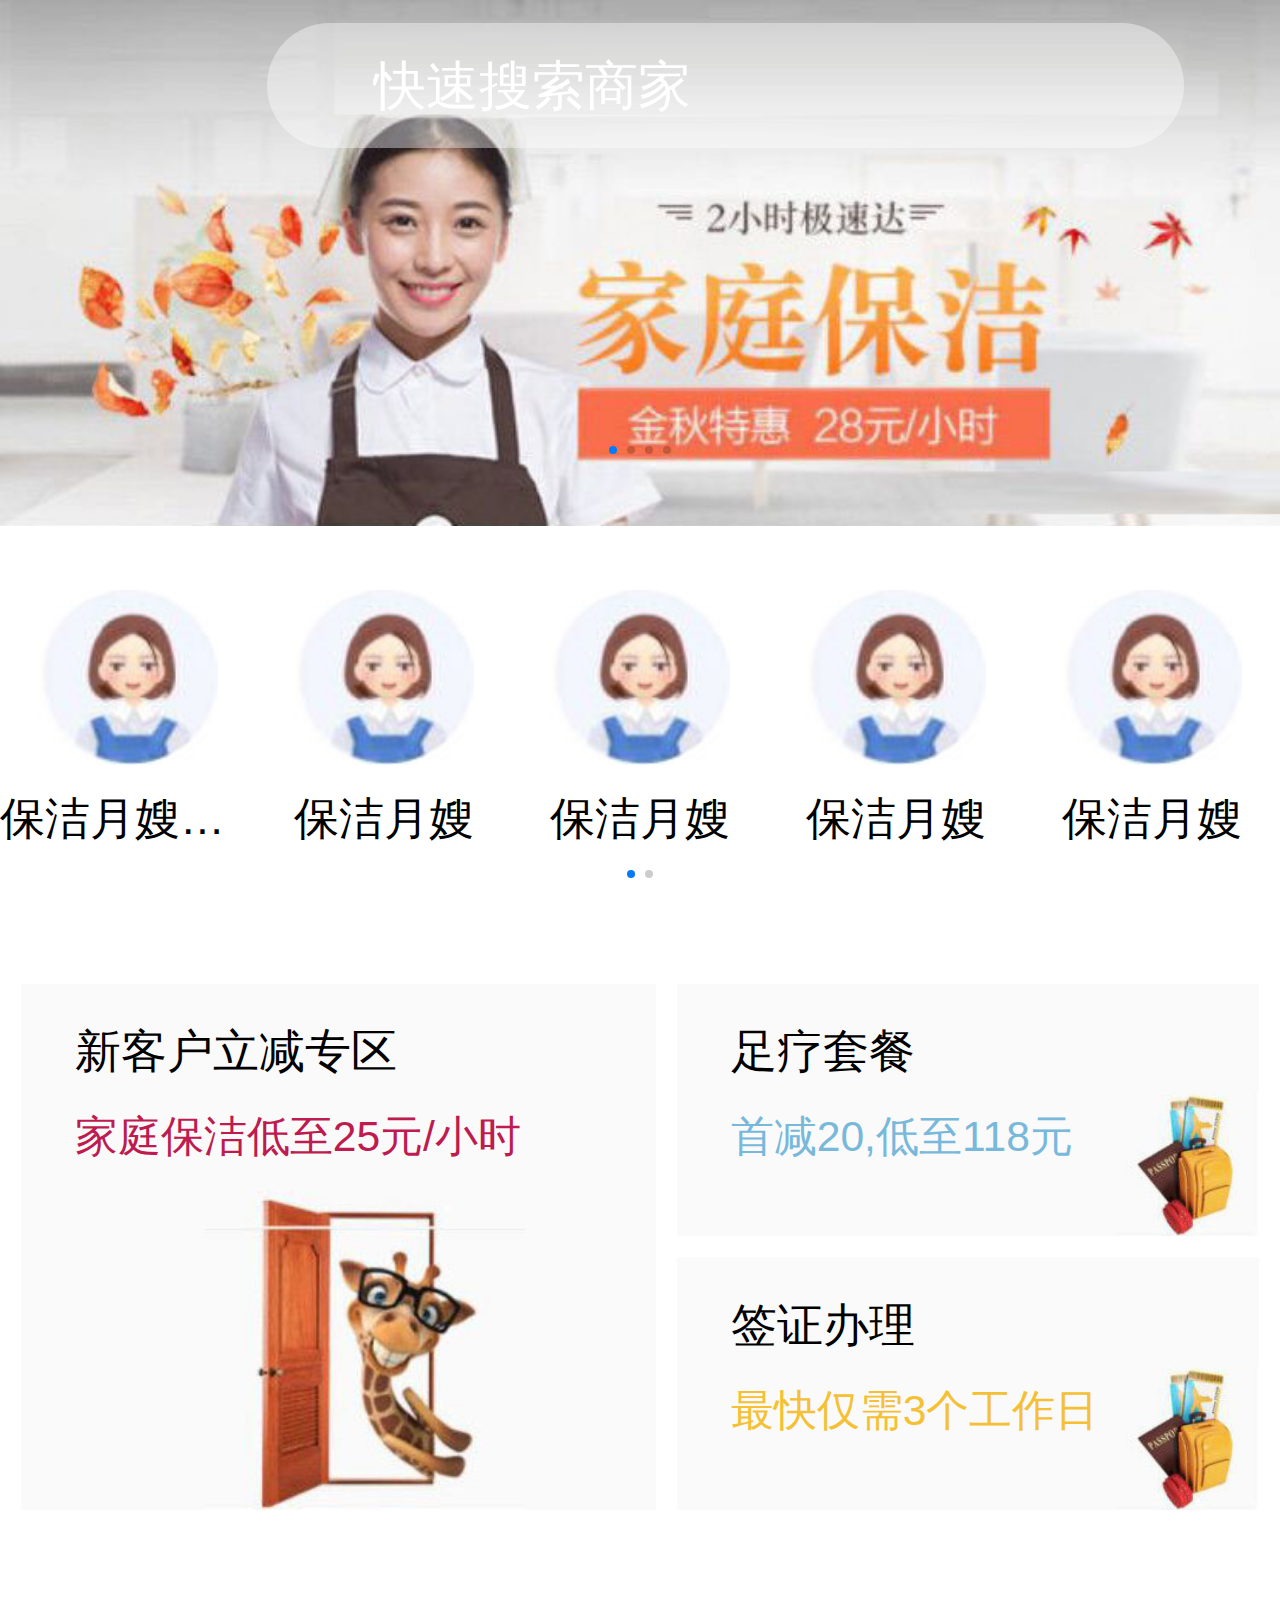
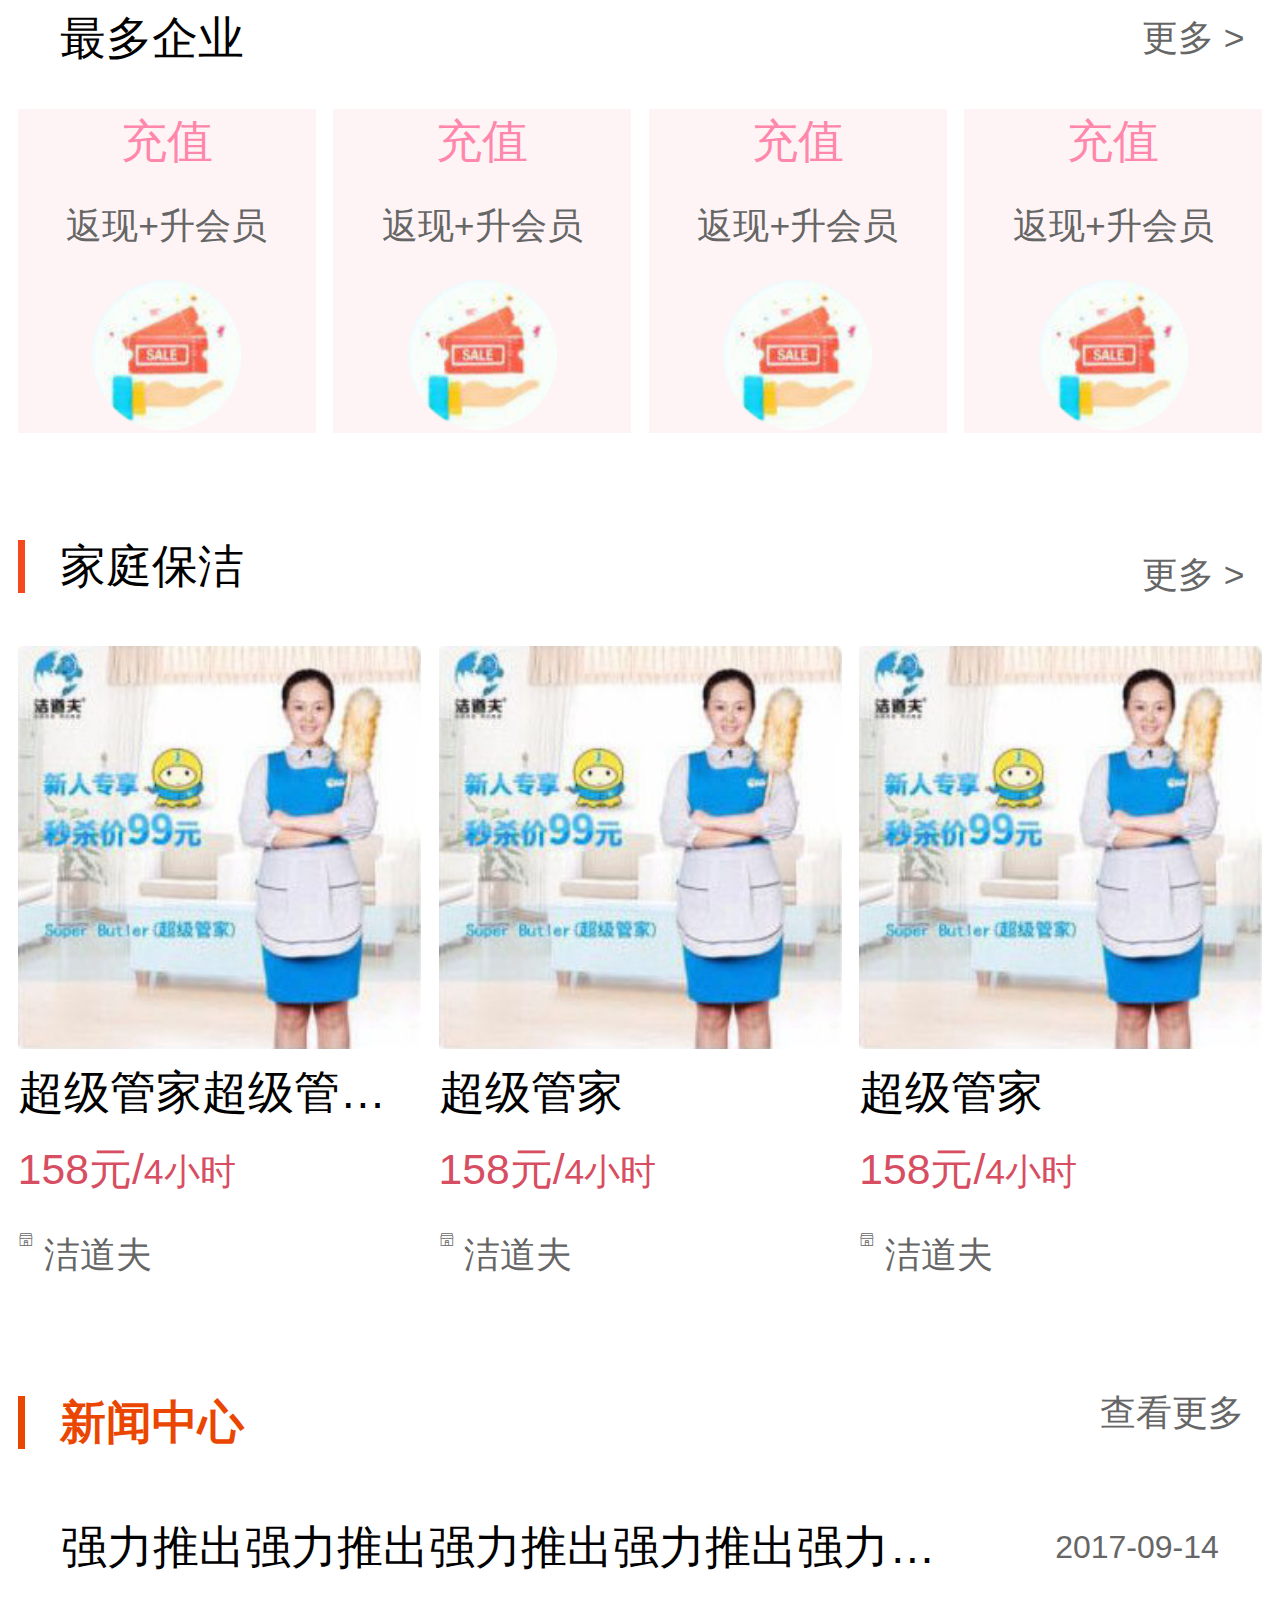
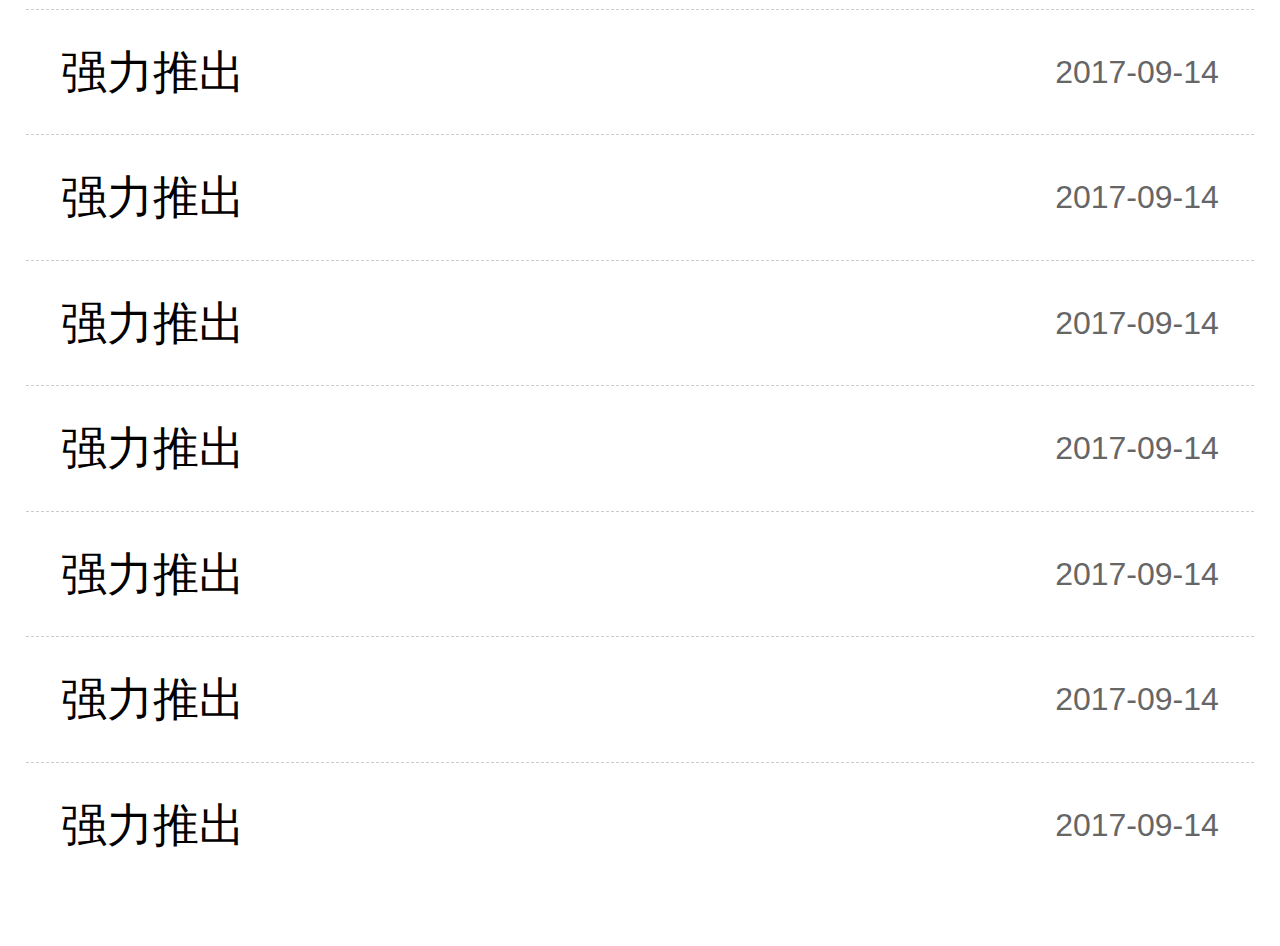
<file: index.html>
<!DOCTYPE html>
<html lang="en">
<head>
	<meta charset="UTF-8">
	<meta name="viewport" content="width=device-width, user-scalable=no, initial-scale=1.0, maximum-scale=1.0, minimum-scale=1.0">
	<title>Document</title>
	<link rel="stylesheet" type="text/css" href="css/reset.css">
	<link rel="stylesheet" type="text/css" href="fonts/font/iconfont.css">
	<link rel="stylesheet" type="text/css" href="css/swiper-3.4.2.min.css">
	<link rel="stylesheet" type="text/css" href="css/index.css">
	<script src="js/swiper-3.4.2.min.js"></script>
</head>
<body>
	<!-- 头部搜索部分 -->
	<div class="header">
		<header>
			<div class="search">
				<div class="search-box">
					<i class="iconfont icon-fangdajing"></i>
					<input type="text" placeholder="快速搜索商家"/>
				</div>
			</div>
		</header>
	</div>


	<div class="lb" id="lb">
		<!-- 轮播图部分 -->
		<div class="swiper-container">
	        <div class="swiper-wrapper">
	            <div class="swiper-slide"><img src="images/1.jpg"></div>
	            <div class="swiper-slide"><img src="images/1.jpg"></div>
	            <div class="swiper-slide"><img src="images/1.jpg"></div>
	            <div class="swiper-slide"><img src="images/1.jpg"></div>
	        </div>
	        <!-- Add Pagination -->
	        <div class="swiper-pagination iconlb"></div>
   		</div>

   		<!-- 第二部分轮播 -->
   		<div class="swiper-content">
	        <div class="swiper-wrapper">
	            <div class="swiper-slide">
	            	<ul>
	            		<li>
	            			<a href="#">
		            			<div class="pic">
		            				<img src="images/2.jpg">
		            			</div>
		            			<p>保洁月嫂保洁月嫂保洁月嫂</p>
	            			</a>
	            		</li>
	            		<li>
	            			<a href="#">
		            			<div class="pic">
		            				<img src="images/2.jpg">
		            			</div>
		            			<p>保洁月嫂</p>
	            			</a>
	            		</li>
	            		<li>
	            			<a href="#">
		            			<div class="pic">
		            				<img src="images/2.jpg">
		            			</div>
		            			<p>保洁月嫂</p>
	            			</a>
	            		</li>
	            		<li>
	            			<a href="#">
		            			<div class="pic">
		            				<img src="images/2.jpg">
		            			</div>
		            			<p>保洁月嫂</p>
	            			</a>
	            		</li>
	            		<li>
	            			<a href="#">
		            			<div class="pic">
		            				<img src="images/2.jpg">
		            			</div>
		            			<p>保洁月嫂</p>
	            			</a>
	            		</li>
	            	</ul>
	            </div>
	            <div class="swiper-slide">
	            	<ul>
	            		<li>
	            			<a href="#">
		            			<div class="pic">
		            				<img src="images/2.jpg">
		            			</div>
		            			<p>保洁月嫂</p>
	            			</a>
	            		</li>
	            		<li>
	            			<a href="#">
		            			<div class="pic">
		            				<img src="images/2.jpg">
		            			</div>
		            			<p>保洁月嫂</p>
	            			</a>
	            		</li>
	            		<li>
	            			<a href="#">
		            			<div class="pic">
		            				<img src="images/2.jpg">
		            			</div>
		            			<p>保洁月嫂</p>
	            			</a>
	            		</li>
	            		<li>
	            			<a href="#">
		            			<div class="pic">
		            				<img src="images/2.jpg">
		            			</div>
		            			<p>保洁月嫂</p>
	            			</a>
	            		</li>
	            		<li>
	            			<a href="#">
		            			<div class="pic">
		            				<img src="images/2.jpg">
		            			</div>
		            			<p>保洁月嫂</p>
	            			</a>
	            		</li>
	            	</ul>
	            </div>
	        </div>
	        <!-- Add Pagination -->
	        <div class="swiper-pagination icondd"></div>
   		</div>
   	</div>

   	<div class="sectionad">
		<div class="ad">
			<ul class="clearfix">
				<li class="left ch-left">
                    <a href="#">
    					<p>新客户立减专区</p>
    					<p>家庭保洁低至25元/小时</p>
    					<div class="pic">
    						<img src="images/3.jpg"/>
    					</div>
                    </a>
				</li>
				<li class="right ch-right">
                    <a href="#">
    					<div class="ch-ty top clearfix">
    						<div class="content left">
    							<p>足疗套餐</p>
    							<p>首减20,低至118元</p>
    						</div>
    						<div class="pic right">
    							<img src="images/4.jpg">
    						</div>
    					</div>
                    </a>
                    <a href="#">
    					<div class="ch-ty bottom clearfix">
    						<div class="content left">
    							<p>签证办理</p>
    							<p>最快仅需3个工作日</p>
    						</div>
    						<div class="pic right">
    							<img src="images/4.jpg">
    						</div>
    					</div>
                    </a>
				</li>
			</ul>
		</div>
	</div>

	<div class="cj">
		<div class="cj-title">
			<span class="left ch-left">最多企业</span>
			<a href="#" class="right">更多 ></a>
		</div>
		<div class="cj-content">
			<ul>
				<li>
					<a href="#">
						<p>充值</p>
						<p>返现+升会员</p>
						<div class="pic">
							<img src="images/2.png"/>
						</div>
					</a>
				</li>
				<li>
					<a href="#">
						<p>充值</p>
						<p>返现+升会员</p>
						<div class="pic">
							<img src="images/2.png"/>
						</div>
					</a>
				</li>
				<li>
					<a href="#">
						<p>充值</p>
						<p>返现+升会员</p>
						<div class="pic">
							<img src="images/2.png"/>
						</div>
					</a>
				</li>
				<li>
					<a href="#">
						<p>充值</p>
						<p>返现+升会员</p>
						<div class="pic">
							<img src="images/2.png"/>
						</div>
					</a>
				</li>
			</ul>
		</div>
	</div>


	<div class="home">
		<div class="home-title">
			<span class="left">家庭保洁</span>
			<a href="#" class="right">更多 ></a>
		</div>
		<div class="home-content">
			<ul>
				<li>
					<a href="#">
						<div class="pic">
							<img src="images/5.jpg"/>
						</div>
						<p>超级管家超级管家超级管家</p>
						<p><span>158元/</span><span>4小时</span></p>
						<p>
							<i class="iconfont icon-wxbquandianguanjia"></i>
							<span>洁道夫</span>
						</p>
					</a>
				</li>
				<li>
					<a href="#">
						<div class="pic">
							<img src="images/5.jpg"/>
						</div>
						<p>超级管家</p>
						<p><span>158元/</span><span>4小时</span></p>
						<p>
							<i class="iconfont icon-wxbquandianguanjia"></i>
							<span>洁道夫</span>
						</p>
					</a>
				</li>
				<li>
					<a href="#">
						<div class="pic">
							<img src="images/5.jpg"/>
						</div>
						<p>超级管家</p>
						<p><span>158元/</span><span>4小时</span></p>
						<p>
							<i class="iconfont icon-wxbquandianguanjia"></i>
							<span>洁道夫</span>
						</p>
					</a>
				</li>
			</ul>
		</div>
	</div>


	<div class="new">
		<div class="new-title">
			<span class="left">新闻中心</span>
			<a href="#" class="right">查看更多</a>
		</div>
		<div class="new-content">
			<ul>
				<li>
					<a href="#">
						<span class="li-content">强力推出强力推出强力推出强力推出强力推出</span>
						<span class="li-time">2017-09-14</span>
					</a>
				</li>
				<li>
					<a href="#">
						<span class="li-content">强力推出</span>
						<span class="li-time">2017-09-14</span>
					</a>
				</li>
				<li>
					<a href="#">
						<span class="li-content">强力推出</span>
						<span class="li-time">2017-09-14</span>
					</a>
				</li>
				<li>
					<a href="#">
						<span class="li-content">强力推出</span>
						<span class="li-time">2017-09-14</span>
					</a>
				</li>
				<li>
					<a href="#">
						<span class="li-content">强力推出</span>
						<span class="li-time">2017-09-14</span>
					</a>
				</li>
				<li>
					<a href="#">
						<span class="li-content">强力推出</span>
						<span class="li-time">2017-09-14</span>
					</a>
				</li>
				<li>
					<a href="#">
						<span class="li-content">强力推出</span>
						<span class="li-time">2017-09-14</span>
					</a>
				</li>
				<li>
					<a href="#">
						<span class="li-content" id="left">强力推出</span>
						<span class="li-time">2017-09-14</span>
					</a>
				</li>
			</ul>
		</div>
	</div>



	<div class="footer">
		<ul>
			<li><a href="#"><i class="iconfont icon-shouye"></i><span>首页</span></a></li>
			<li><a href="#"><i class="iconfont icon-fenlei"></i><span>分类</span></a></li>
			<li><a href="#"><i class="iconfont icon-dingdan"></i><span>订单</span></a></li>
			<li><a href="#"><i class="iconfont icon-wode"></i><span>我的</span></a></li>
		</ul>
	</div>

	<script type="text/javascript">
      	var html = document.documentElement;
		var width = html.getBoundingClientRect().width;
		html.style.fontSize = width/12 + 'px';
		var mySwiper = new Swiper('.home_banner .swiper-container', {
		      direction: 'horizontal',
		      loop: true
			});
			var mySwipertwo = new Swiper('.home_banner .swiper-content', {
		      direction: 'horizontal'
			});
			var swiper = new Swiper('.swiper-container', {
	            pagination: '.swiper-pagination',
	            slidesPerView: 1,
	            paginationClickable: true,
	            spaceBetween: 30,
	            loop: true,
	            autoplay: 2000,
	            autoplayDisableOnInteraction: false
	        });
	        var swiperTwo = new Swiper('.swiper-content', {
	            pagination: '.swiper-pagination',
	            slidesPerView: 1,
	            paginationClickable: true,
	            spaceBetween: 30
	        });
    </script>
</body>
</html>
</file>
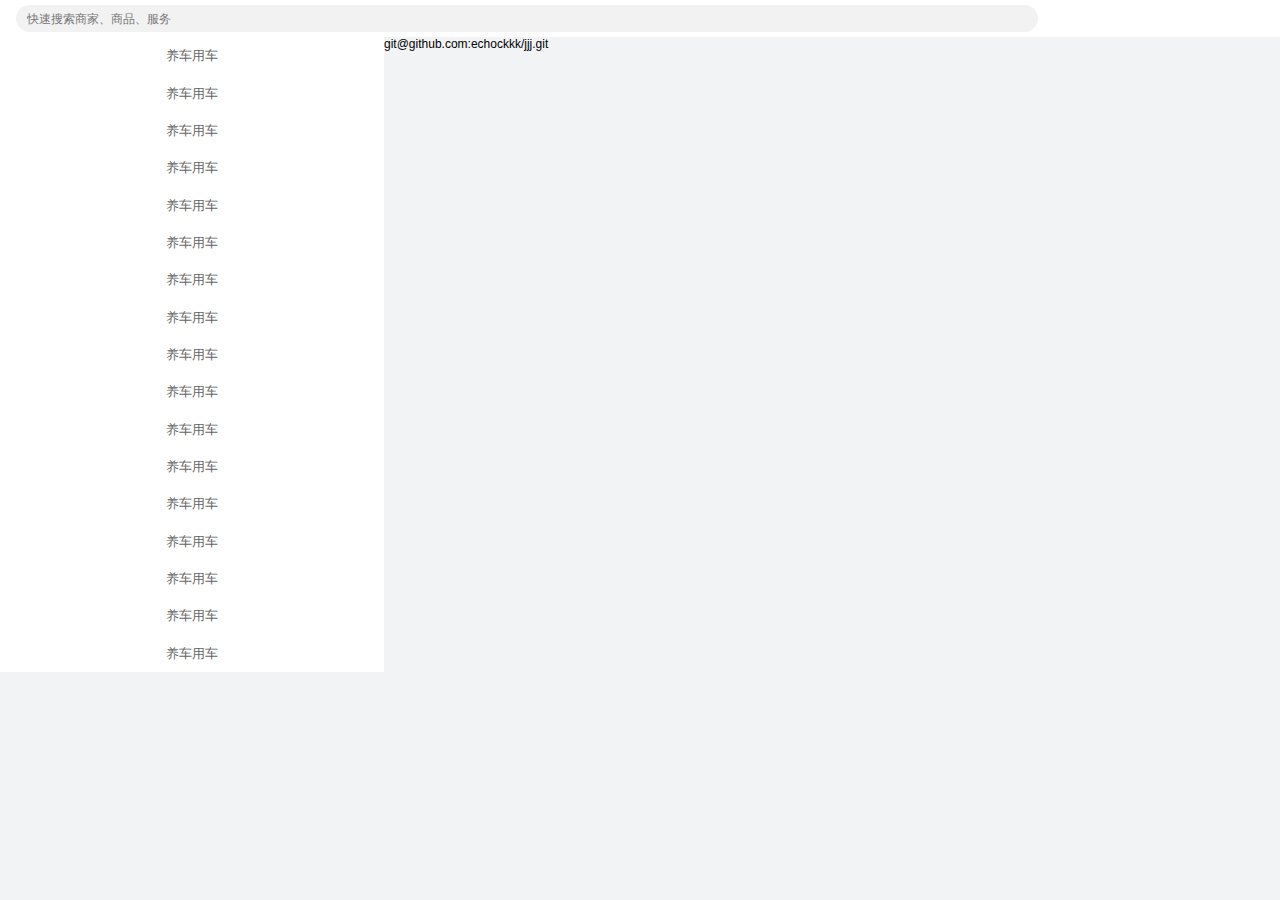
<file: sort.html>
<!DOCTYPE html>
<html lang="en">
<head>
	<meta charset="UTF-8">
	<meta name="viewport" content="width=device-width, user-scalable=no, initial-scale=1.0, maximum-scale=1.0, minimum-scale=1.0">
	<title>Document</title>
	<link rel="stylesheet" type="text/css" href="css/reset.css">
	<link rel="stylesheet" type="text/css" href="css/sort.css">
</head>
<body>

	<!-- 头部部分 -->
	<header>
		<div class="header">
			<div class="search">
				<i></i>
				<input type="text" placeholder="快速搜索商家、商品、服务">
			</div>
		</div>
	</header>


	<!-- 内容部分 -->
	<div class="content">
		<div class="left-content">
			<ul>
				<li><a href="#">养车用车</a></li>
				<li><a href="#">养车用车</a></li>
				<li><a href="#">养车用车</a></li>
				<li><a href="#">养车用车</a></li>
				<li><a href="#">养车用车</a></li>
				<li><a href="#">养车用车</a></li>
				<li><a href="#">养车用车</a></li>
				<li><a href="#">养车用车</a></li>
				<li><a href="#">养车用车</a></li>
				<li><a href="#">养车用车</a></li>
				<li><a href="#">养车用车</a></li>
				<li><a href="#">养车用车</a></li>
				<li><a href="#">养车用车</a></li>
				<li><a href="#">养车用车</a></li>
				<li><a href="#">养车用车</a></li>
				<li><a href="#">养车用车</a></li>
				<li><a href="#">养车用车</a></li>
			</ul>
		</div>
		<div class="right-content"> git@github.com:echockkk/jjj.git</div>
	</div>
</body>
</html>
</file>
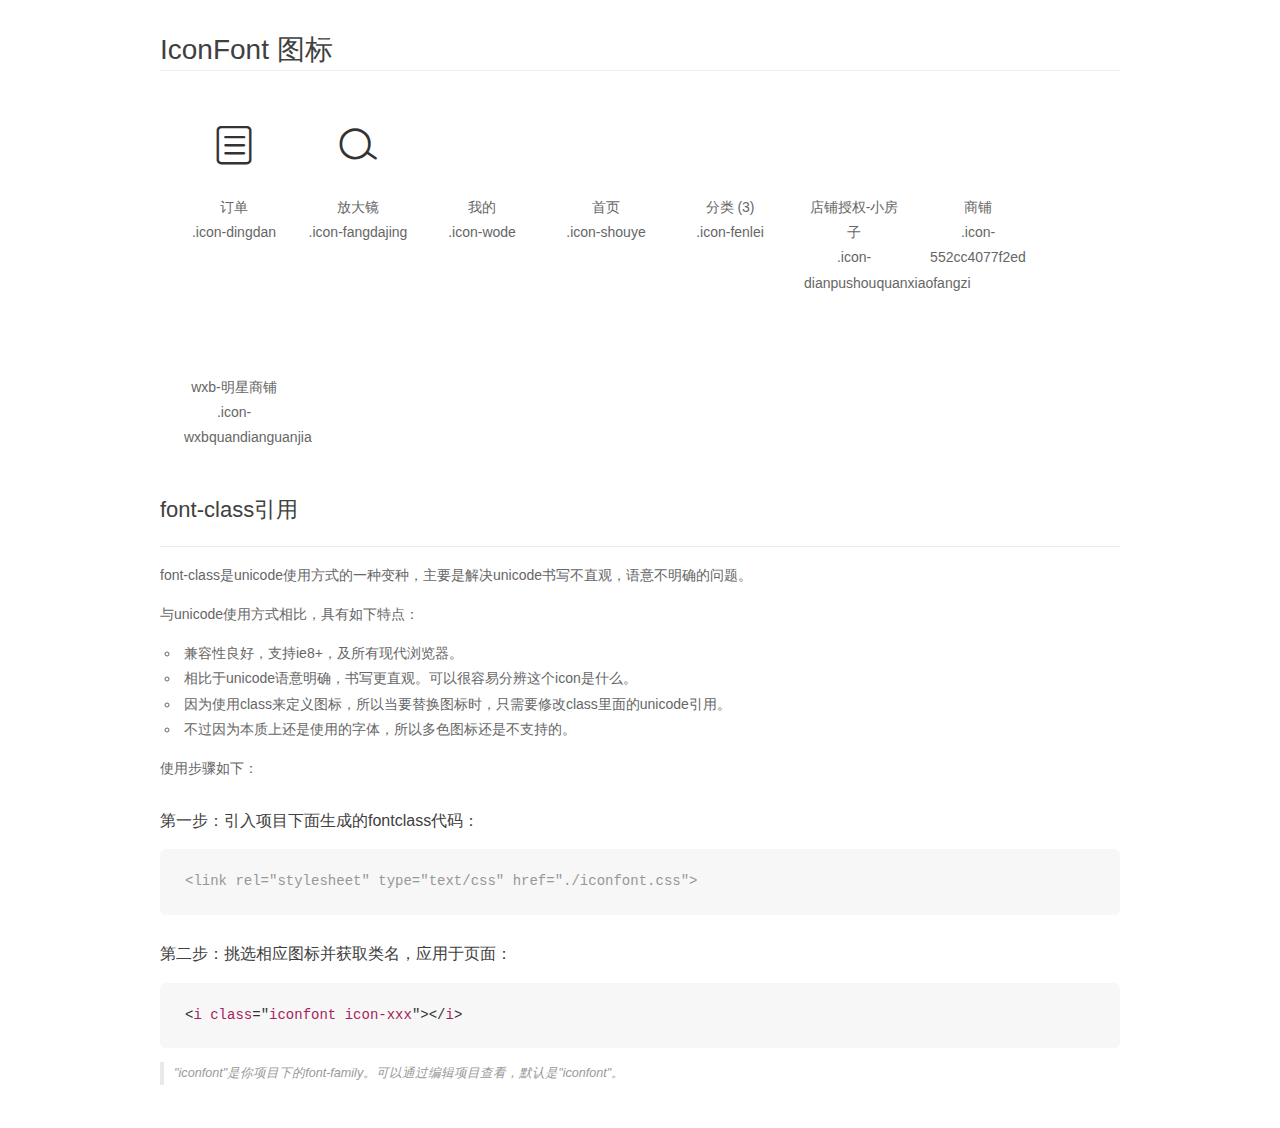
<file: font/demo_fontclass.html>
<!DOCTYPE html>
<html>
<head>
    <meta charset="utf-8"/>
    <title>IconFont</title>
    <link rel="stylesheet" href="demo.css">
    <link rel="stylesheet" href="iconfont.css">
</head>
<body>
    <div class="main markdown">
        <h1>IconFont 图标</h1>
        <ul class="icon_lists clear">
            
                <li>
                <i class="icon iconfont icon-dingdan"></i>
                    <div class="name">订单</div>
                    <div class="fontclass">.icon-dingdan</div>
                </li>
            
                <li>
                <i class="icon iconfont icon-fangdajing"></i>
                    <div class="name">放大镜</div>
                    <div class="fontclass">.icon-fangdajing</div>
                </li>
            
                <li>
                <i class="icon iconfont icon-wode"></i>
                    <div class="name">我的</div>
                    <div class="fontclass">.icon-wode</div>
                </li>
            
                <li>
                <i class="icon iconfont icon-shouye"></i>
                    <div class="name">首页</div>
                    <div class="fontclass">.icon-shouye</div>
                </li>
            
                <li>
                <i class="icon iconfont icon-fenlei"></i>
                    <div class="name">分类 (3)</div>
                    <div class="fontclass">.icon-fenlei</div>
                </li>
        
                <li>
                <i class="icon iconfont icon-dianpushouquanxiaofangzi"></i>
                    <div class="name">店铺授权-小房子</div>
                    <div class="fontclass">.icon-dianpushouquanxiaofangzi</div>
                </li>
            
                <li>
                <i class="icon iconfont icon-552cc4077f2ed"></i>
                    <div class="name">商铺</div>
                    <div class="fontclass">.icon-552cc4077f2ed</div>
                </li>
            
                <li>
                <i class="icon iconfont icon-wxbquandianguanjia"></i>
                    <div class="name">wxb-明星商铺</div>
                    <div class="fontclass">.icon-wxbquandianguanjia</div>
                </li>
        </ul>

        <h2 id="font-class-">font-class引用</h2>
        <hr>

        <p>font-class是unicode使用方式的一种变种，主要是解决unicode书写不直观，语意不明确的问题。</p>
        <p>与unicode使用方式相比，具有如下特点：</p>
        <ul>
        <li>兼容性良好，支持ie8+，及所有现代浏览器。</li>
        <li>相比于unicode语意明确，书写更直观。可以很容易分辨这个icon是什么。</li>
        <li>因为使用class来定义图标，所以当要替换图标时，只需要修改class里面的unicode引用。</li>
        <li>不过因为本质上还是使用的字体，所以多色图标还是不支持的。</li>
        </ul>
        <p>使用步骤如下：</p>
        <h3 id="-fontclass-">第一步：引入项目下面生成的fontclass代码：</h3>


        <pre><code class="lang-js hljs javascript"><span class="hljs-comment">&lt;link rel="stylesheet" type="text/css" href="./iconfont.css"&gt;</span></code></pre>
        <h3 id="-">第二步：挑选相应图标并获取类名，应用于页面：</h3>
        <pre><code class="lang-css hljs">&lt;<span class="hljs-selector-tag">i</span> <span class="hljs-selector-tag">class</span>="<span class="hljs-selector-tag">iconfont</span> <span class="hljs-selector-tag">icon-xxx</span>"&gt;&lt;/<span class="hljs-selector-tag">i</span>&gt;</code></pre>
        <blockquote>
        <p>"iconfont"是你项目下的font-family。可以通过编辑项目查看，默认是"iconfont"。</p>
        </blockquote>
    </div>
</body>
</html>
</file>
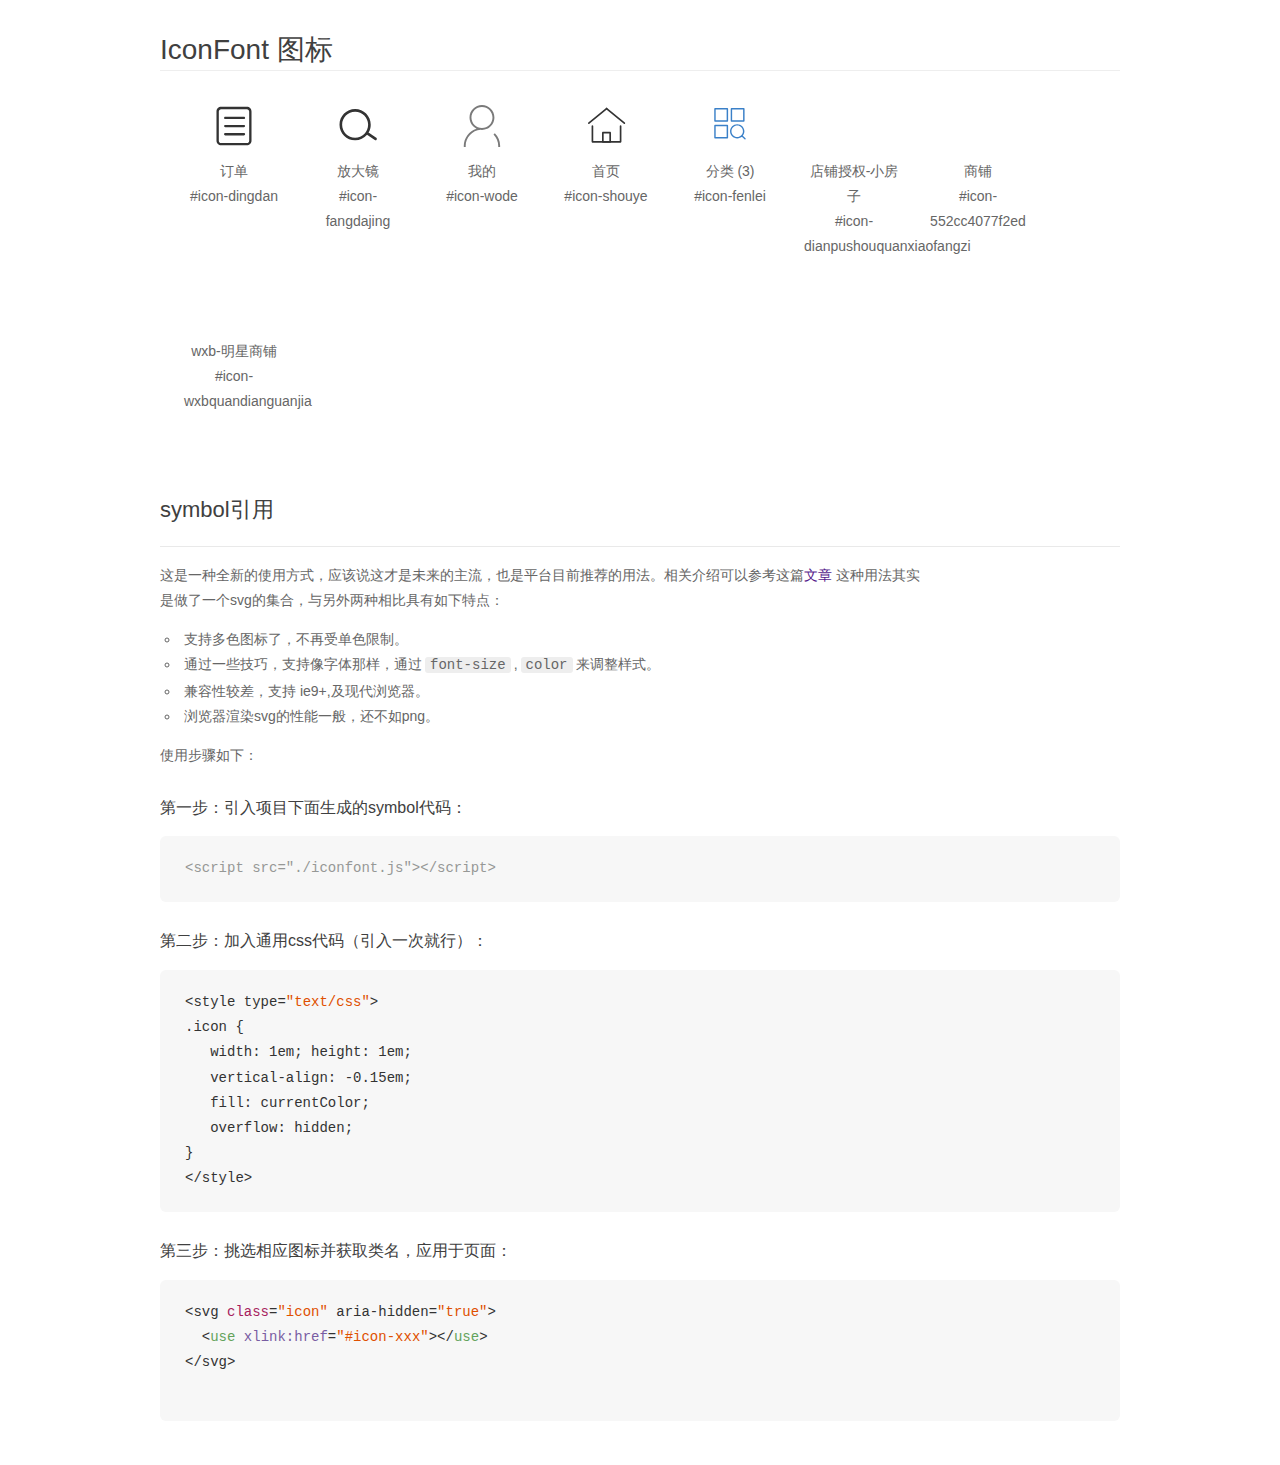
<file: font/demo_symbol.html>
<!DOCTYPE html>
<html>
<head>
    <meta charset="utf-8"/>
    <title>IconFont</title>
    <link rel="stylesheet" href="demo.css">
    <script src="iconfont.js"></script>

    <style type="text/css">
        .icon {
          /* 通过设置 font-size 来改变图标大小 */
          width: 1em; height: 1em;
          /* 图标和文字相邻时，垂直对齐 */
          vertical-align: -0.15em;
          /* 通过设置 color 来改变 SVG 的颜色/fill */
          fill: currentColor;
          /* path 和 stroke 溢出 viewBox 部分在 IE 下会显示
             normalize.css 中也包含这行 */
          overflow: hidden;
        }

    </style>
</head>
<body>
    <div class="main markdown">
        <h1>IconFont 图标</h1>
        <ul class="icon_lists clear">
            
                <li>
                    <svg class="icon" aria-hidden="true">
                        <use xlink:href="#icon-dingdan"></use>
                    </svg>
                    <div class="name">订单</div>
                    <div class="fontclass">#icon-dingdan</div>
                </li>
            
                <li>
                    <svg class="icon" aria-hidden="true">
                        <use xlink:href="#icon-fangdajing"></use>
                    </svg>
                    <div class="name">放大镜</div>
                    <div class="fontclass">#icon-fangdajing</div>
                </li>
            
                <li>
                    <svg class="icon" aria-hidden="true">
                        <use xlink:href="#icon-wode"></use>
                    </svg>
                    <div class="name">我的</div>
                    <div class="fontclass">#icon-wode</div>
                </li>
            
                <li>
                    <svg class="icon" aria-hidden="true">
                        <use xlink:href="#icon-shouye"></use>
                    </svg>
                    <div class="name">首页</div>
                    <div class="fontclass">#icon-shouye</div>
                </li>
            
                <li>
                    <svg class="icon" aria-hidden="true">
                        <use xlink:href="#icon-fenlei"></use>
                    </svg>
                    <div class="name">分类 (3)</div>
                    <div class="fontclass">#icon-fenlei</div>
                </li>
                <li>
                    <svg class="icon" aria-hidden="true">
                        <use xlink:href="#icon-dianpushouquanxiaofangzi"></use>
                    </svg>
                    <div class="name">店铺授权-小房子</div>
                    <div class="fontclass">#icon-dianpushouquanxiaofangzi</div>
                </li>
            
                <li>
                    <svg class="icon" aria-hidden="true">
                        <use xlink:href="#icon-552cc4077f2ed"></use>
                    </svg>
                    <div class="name">商铺</div>
                    <div class="fontclass">#icon-552cc4077f2ed</div>
                </li>
            
                <li>
                    <svg class="icon" aria-hidden="true">
                        <use xlink:href="#icon-wxbquandianguanjia"></use>
                    </svg>
                    <div class="name">wxb-明星商铺</div>
                    <div class="fontclass">#icon-wxbquandianguanjia</div>
                </li>
            
        </ul>


        <h2 id="symbol-">symbol引用</h2>
        <hr>

        <p>这是一种全新的使用方式，应该说这才是未来的主流，也是平台目前推荐的用法。相关介绍可以参考这篇<a href="">文章</a>
        这种用法其实是做了一个svg的集合，与另外两种相比具有如下特点：</p>
        <ul>
          <li>支持多色图标了，不再受单色限制。</li>
          <li>通过一些技巧，支持像字体那样，通过<code>font-size</code>,<code>color</code>来调整样式。</li>
          <li>兼容性较差，支持 ie9+,及现代浏览器。</li>
          <li>浏览器渲染svg的性能一般，还不如png。</li>
        </ul>
        <p>使用步骤如下：</p>
        <h3 id="-symbol-">第一步：引入项目下面生成的symbol代码：</h3>
        <pre><code class="lang-js hljs javascript"><span class="hljs-comment">&lt;script src="./iconfont.js"&gt;&lt;/script&gt;</span></code></pre>
        <h3 id="-css-">第二步：加入通用css代码（引入一次就行）：</h3>
        <pre><code class="lang-js hljs javascript">&lt;style type=<span class="hljs-string">"text/css"</span>&gt;
.icon {
   width: <span class="hljs-number">1</span>em; height: <span class="hljs-number">1</span>em;
   vertical-align: <span class="hljs-number">-0.15</span>em;
   fill: currentColor;
   overflow: hidden;
}
&lt;<span class="hljs-regexp">/style&gt;</span></code></pre>
        <h3 id="-">第三步：挑选相应图标并获取类名，应用于页面：</h3>
        <pre><code class="lang-js hljs javascript">&lt;svg <span class="hljs-class"><span class="hljs-keyword">class</span></span>=<span class="hljs-string">"icon"</span> aria-hidden=<span class="hljs-string">"true"</span>&gt;<span class="xml"><span class="hljs-tag">
  &lt;<span class="hljs-name">use</span> <span class="hljs-attr">xlink:href</span>=<span class="hljs-string">"#icon-xxx"</span>&gt;</span><span class="hljs-tag">&lt;/<span class="hljs-name">use</span>&gt;</span>
</span>&lt;<span class="hljs-regexp">/svg&gt;
        </span></code></pre>
    </div>
</body>
</html>
</file>
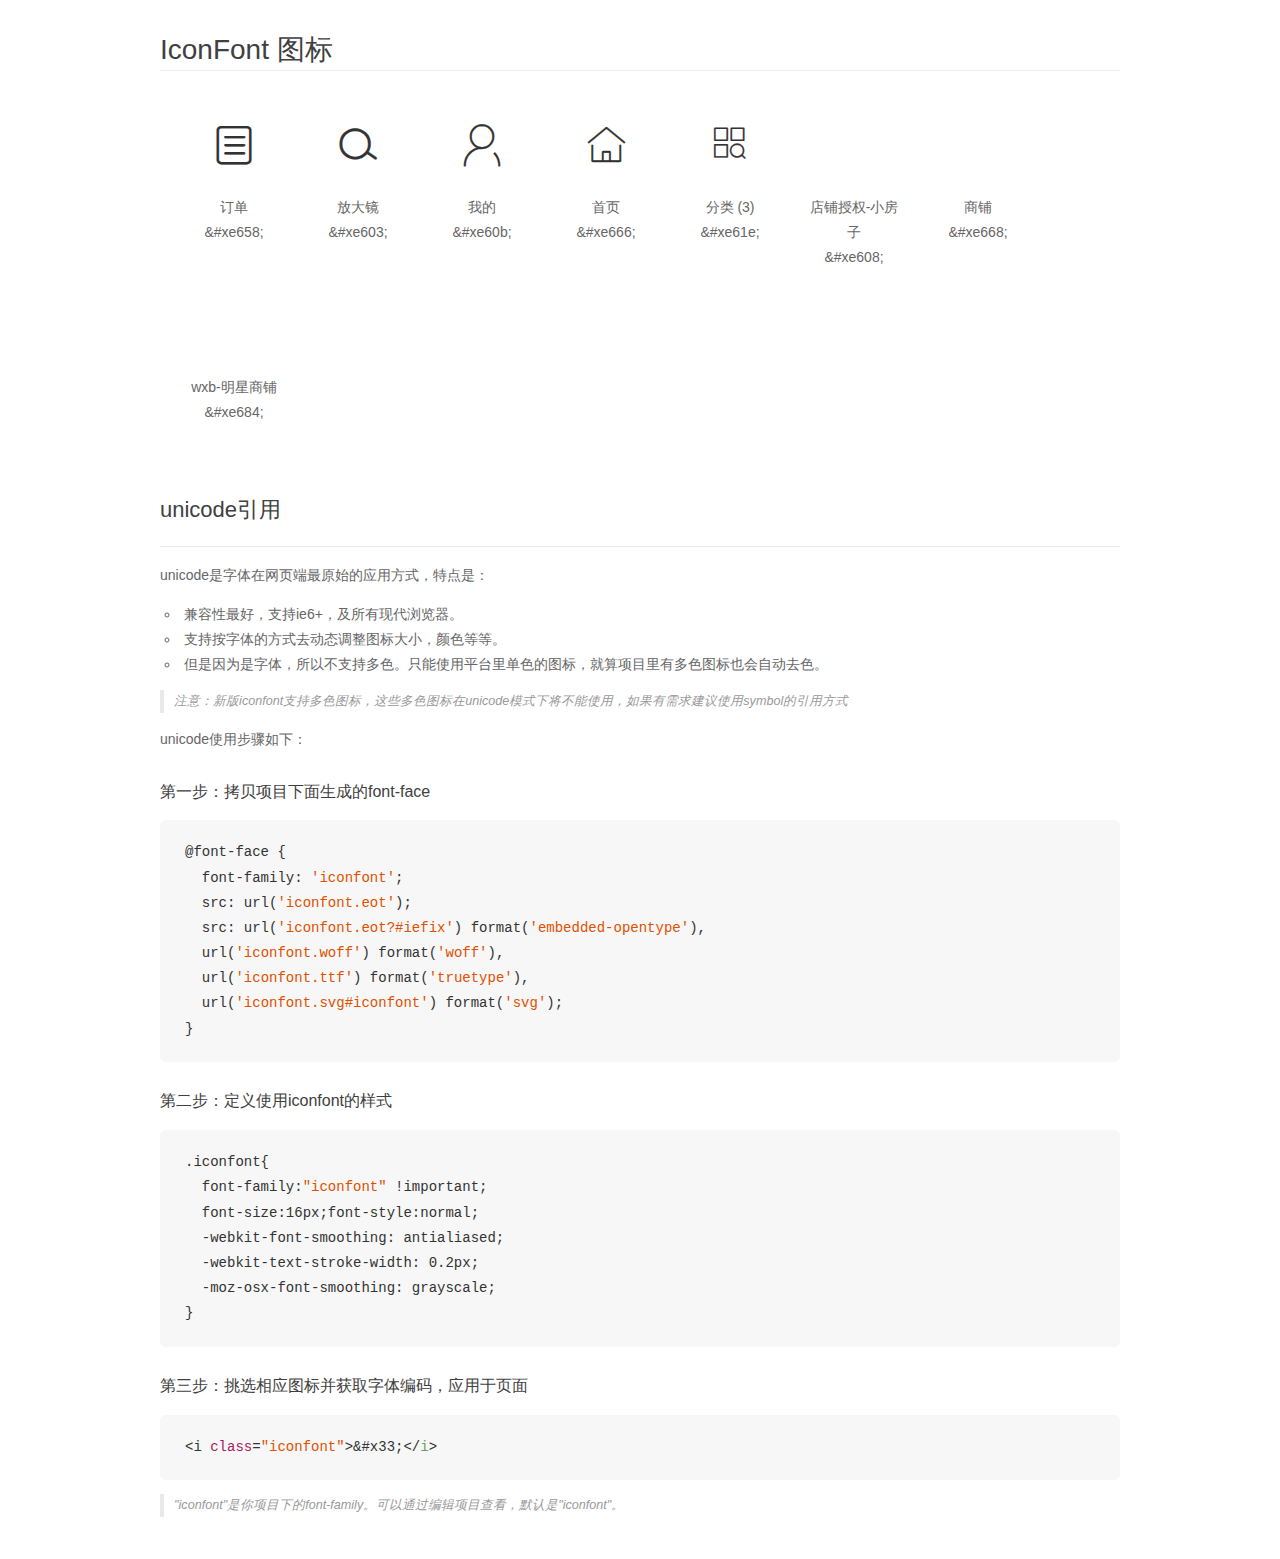
<file: font/demo_unicode.html>
<!DOCTYPE html>
<html>
<head>
    <meta charset="utf-8"/>
    <title>IconFont</title>
    <link rel="stylesheet" href="demo.css">

    <style type="text/css">

        @font-face {font-family: "iconfont";
          src: url('iconfont.eot'); /* IE9*/
          src: url('iconfont.eot#iefix') format('embedded-opentype'), /* IE6-IE8 */
          url('iconfont.woff') format('woff'), /* chrome, firefox */
          url('iconfont.ttf') format('truetype'), /* chrome, firefox, opera, Safari, Android, iOS 4.2+*/
          url('iconfont.svg#iconfont') format('svg'); /* iOS 4.1- */
        }

        .iconfont {
          font-family:"iconfont" !important;
          font-size:16px;
          font-style:normal;
          -webkit-font-smoothing: antialiased;
          -webkit-text-stroke-width: 0.2px;
          -moz-osx-font-smoothing: grayscale;
        }

    </style>
</head>
<body>
    <div class="main markdown">
        <h1>IconFont 图标</h1>
        <ul class="icon_lists clear">
            
                <li>
                <i class="icon iconfont">&#xe658;</i>
                    <div class="name">订单</div>
                    <div class="code">&amp;#xe658;</div>
                </li>
            
                <li>
                <i class="icon iconfont">&#xe603;</i>
                    <div class="name">放大镜</div>
                    <div class="code">&amp;#xe603;</div>
                </li>
            
                <li>
                <i class="icon iconfont">&#xe60b;</i>
                    <div class="name">我的</div>
                    <div class="code">&amp;#xe60b;</div>
                </li>
            
                <li>
                <i class="icon iconfont">&#xe666;</i>
                    <div class="name">首页</div>
                    <div class="code">&amp;#xe666;</div>
                </li>
            
                <li>
                <i class="icon iconfont">&#xe61e;</i>
                    <div class="name">分类 (3)</div>
                    <div class="code">&amp;#xe61e;</div>
                </li>
                <li>
                <i class="icon iconfont">&#xe608;</i>
                    <div class="name">店铺授权-小房子</div>
                    <div class="code">&amp;#xe608;</div>
                </li>
            
                <li>
                <i class="icon iconfont">&#xe668;</i>
                    <div class="name">商铺</div>
                    <div class="code">&amp;#xe668;</div>
                </li>
            
                <li>
                <i class="icon iconfont">&#xe684;</i>
                    <div class="name">wxb-明星商铺</div>
                    <div class="code">&amp;#xe684;</div>
                </li>
            
        </ul>
        <h2 id="unicode-">unicode引用</h2>
        <hr>

        <p>unicode是字体在网页端最原始的应用方式，特点是：</p>
        <ul>
        <li>兼容性最好，支持ie6+，及所有现代浏览器。</li>
        <li>支持按字体的方式去动态调整图标大小，颜色等等。</li>
        <li>但是因为是字体，所以不支持多色。只能使用平台里单色的图标，就算项目里有多色图标也会自动去色。</li>
        </ul>
        <blockquote>
        <p>注意：新版iconfont支持多色图标，这些多色图标在unicode模式下将不能使用，如果有需求建议使用symbol的引用方式</p>
        </blockquote>
        <p>unicode使用步骤如下：</p>
        <h3 id="-font-face">第一步：拷贝项目下面生成的font-face</h3>
        <pre><code class="lang-js hljs javascript">@font-face {
  font-family: <span class="hljs-string">'iconfont'</span>;
  src: url(<span class="hljs-string">'iconfont.eot'</span>);
  src: url(<span class="hljs-string">'iconfont.eot?#iefix'</span>) format(<span class="hljs-string">'embedded-opentype'</span>),
  url(<span class="hljs-string">'iconfont.woff'</span>) format(<span class="hljs-string">'woff'</span>),
  url(<span class="hljs-string">'iconfont.ttf'</span>) format(<span class="hljs-string">'truetype'</span>),
  url(<span class="hljs-string">'iconfont.svg#iconfont'</span>) format(<span class="hljs-string">'svg'</span>);
}
</code></pre>
        <h3 id="-iconfont-">第二步：定义使用iconfont的样式</h3>
        <pre><code class="lang-js hljs javascript">.iconfont{
  font-family:<span class="hljs-string">"iconfont"</span> !important;
  font-size:<span class="hljs-number">16</span>px;font-style:normal;
  -webkit-font-smoothing: antialiased;
  -webkit-text-stroke-width: <span class="hljs-number">0.2</span>px;
  -moz-osx-font-smoothing: grayscale;
}
</code></pre>
        <h3 id="-">第三步：挑选相应图标并获取字体编码，应用于页面</h3>
        <pre><code class="lang-js hljs javascript">&lt;i <span class="hljs-class"><span class="hljs-keyword">class</span></span>=<span class="hljs-string">"iconfont"</span>&gt;&amp;#x33;<span class="xml"><span class="hljs-tag">&lt;/<span class="hljs-name">i</span>&gt;</span></span></code></pre>

        <blockquote>
        <p>"iconfont"是你项目下的font-family。可以通过编辑项目查看，默认是"iconfont"。</p>
        </blockquote>
    </div>


</body>
</html>
</file>
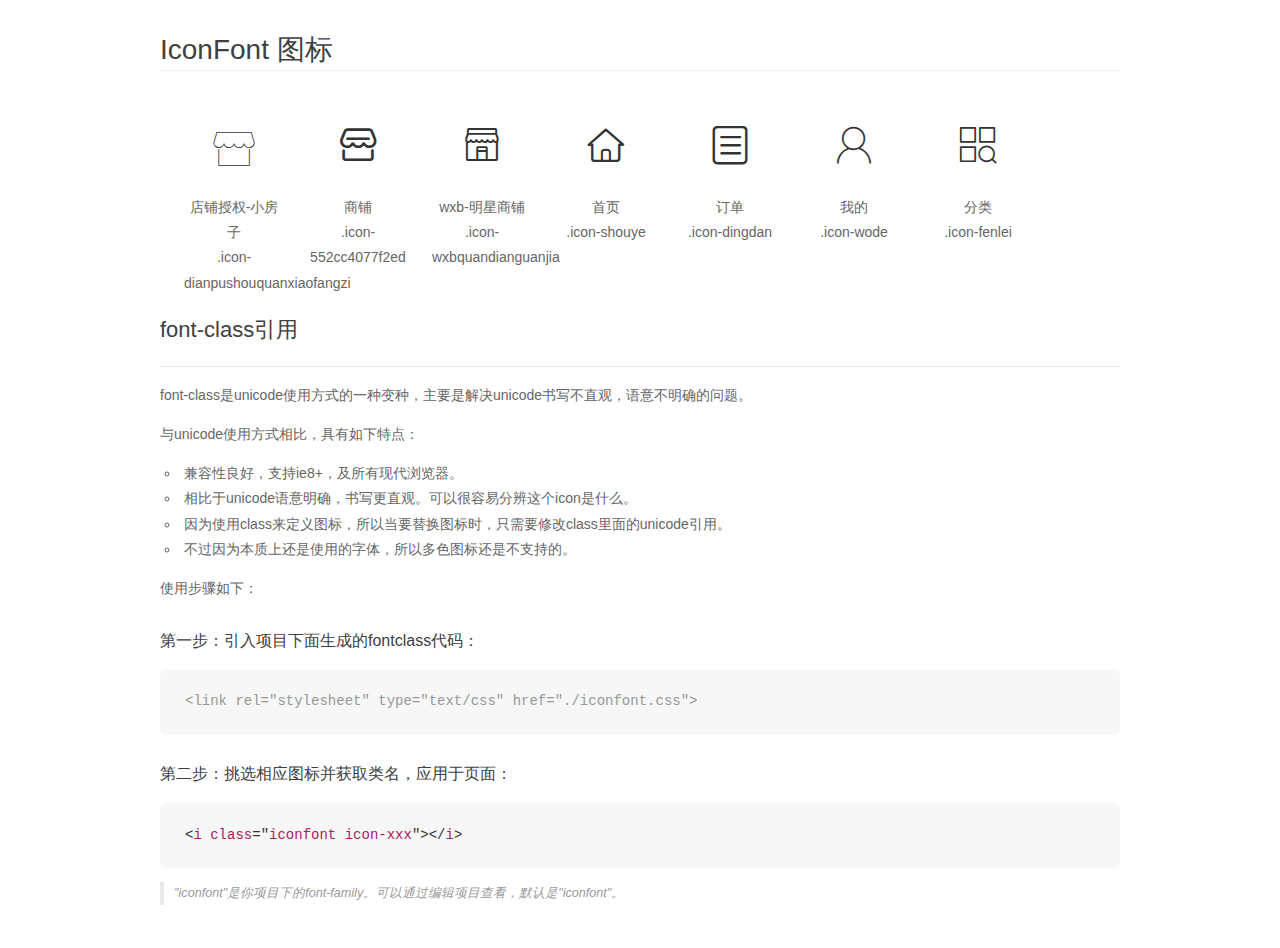
<file: fonts/font/demo_fontclass.html>
<!DOCTYPE html>
<html>
<head>
    <meta charset="utf-8"/>
    <title>IconFont</title>
    <link rel="stylesheet" href="demo.css">
    <link rel="stylesheet" href="iconfont.css">
</head>
<body>
    <div class="main markdown">
        <h1>IconFont 图标</h1>
        <ul class="icon_lists clear">
            
                <li>
                <i class="icon iconfont icon-dianpushouquanxiaofangzi"></i>
                    <div class="name">店铺授权-小房子</div>
                    <div class="fontclass">.icon-dianpushouquanxiaofangzi</div>
                </li>
            
                <li>
                <i class="icon iconfont icon-552cc4077f2ed"></i>
                    <div class="name">商铺</div>
                    <div class="fontclass">.icon-552cc4077f2ed</div>
                </li>
            
                <li>
                <i class="icon iconfont icon-wxbquandianguanjia"></i>
                    <div class="name">wxb-明星商铺</div>
                    <div class="fontclass">.icon-wxbquandianguanjia</div>
                </li>
            
                <li>
                <i class="icon iconfont icon-shouye"></i>
                    <div class="name">首页</div>
                    <div class="fontclass">.icon-shouye</div>
                </li>
            
                <li>
                <i class="icon iconfont icon-dingdan"></i>
                    <div class="name">订单</div>
                    <div class="fontclass">.icon-dingdan</div>
                </li>
            
                <li>
                <i class="icon iconfont icon-wode"></i>
                    <div class="name">我的</div>
                    <div class="fontclass">.icon-wode</div>
                </li>
            
                <li>
                <i class="icon iconfont icon-fenlei"></i>
                    <div class="name">分类</div>
                    <div class="fontclass">.icon-fenlei</div>
                </li>
            
        </ul>

        <h2 id="font-class-">font-class引用</h2>
        <hr>

        <p>font-class是unicode使用方式的一种变种，主要是解决unicode书写不直观，语意不明确的问题。</p>
        <p>与unicode使用方式相比，具有如下特点：</p>
        <ul>
        <li>兼容性良好，支持ie8+，及所有现代浏览器。</li>
        <li>相比于unicode语意明确，书写更直观。可以很容易分辨这个icon是什么。</li>
        <li>因为使用class来定义图标，所以当要替换图标时，只需要修改class里面的unicode引用。</li>
        <li>不过因为本质上还是使用的字体，所以多色图标还是不支持的。</li>
        </ul>
        <p>使用步骤如下：</p>
        <h3 id="-fontclass-">第一步：引入项目下面生成的fontclass代码：</h3>


        <pre><code class="lang-js hljs javascript"><span class="hljs-comment">&lt;link rel="stylesheet" type="text/css" href="./iconfont.css"&gt;</span></code></pre>
        <h3 id="-">第二步：挑选相应图标并获取类名，应用于页面：</h3>
        <pre><code class="lang-css hljs">&lt;<span class="hljs-selector-tag">i</span> <span class="hljs-selector-tag">class</span>="<span class="hljs-selector-tag">iconfont</span> <span class="hljs-selector-tag">icon-xxx</span>"&gt;&lt;/<span class="hljs-selector-tag">i</span>&gt;</code></pre>
        <blockquote>
        <p>"iconfont"是你项目下的font-family。可以通过编辑项目查看，默认是"iconfont"。</p>
        </blockquote>
    </div>
</body>
</html>
</file>
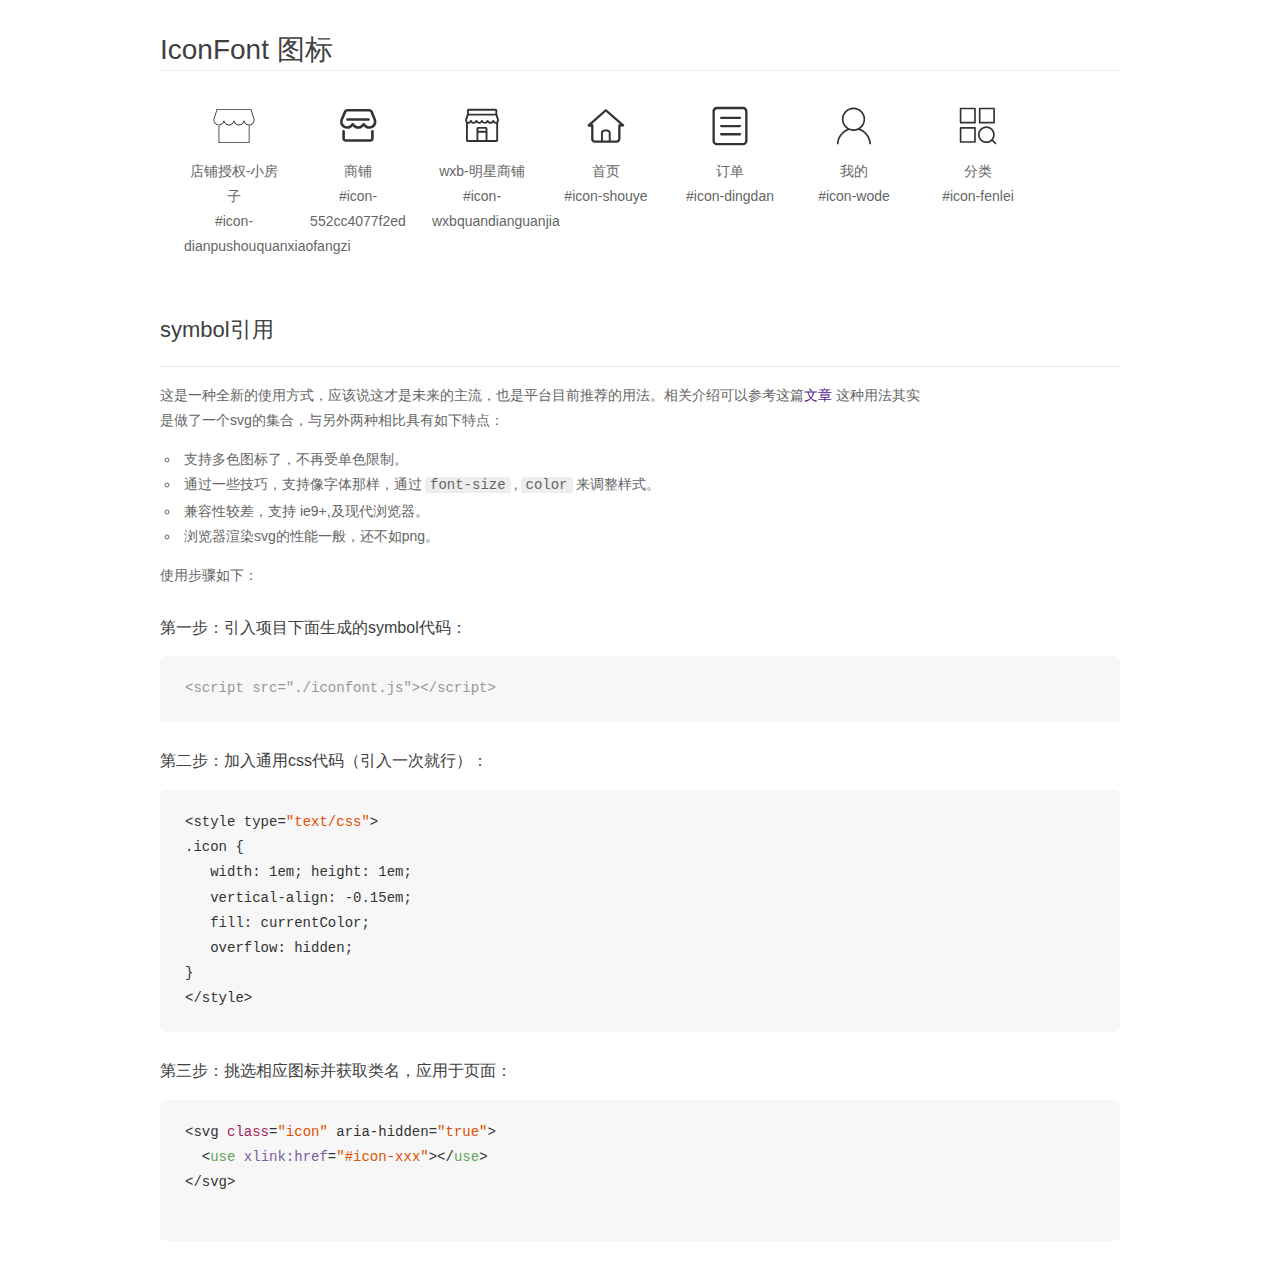
<file: fonts/font/demo_symbol.html>
<!DOCTYPE html>
<html>
<head>
    <meta charset="utf-8"/>
    <title>IconFont</title>
    <link rel="stylesheet" href="demo.css">
    <script src="iconfont.js"></script>

    <style type="text/css">
        .icon {
          /* 通过设置 font-size 来改变图标大小 */
          width: 1em; height: 1em;
          /* 图标和文字相邻时，垂直对齐 */
          vertical-align: -0.15em;
          /* 通过设置 color 来改变 SVG 的颜色/fill */
          fill: currentColor;
          /* path 和 stroke 溢出 viewBox 部分在 IE 下会显示
             normalize.css 中也包含这行 */
          overflow: hidden;
        }

    </style>
</head>
<body>
    <div class="main markdown">
        <h1>IconFont 图标</h1>
        <ul class="icon_lists clear">
            
                <li>
                    <svg class="icon" aria-hidden="true">
                        <use xlink:href="#icon-dianpushouquanxiaofangzi"></use>
                    </svg>
                    <div class="name">店铺授权-小房子</div>
                    <div class="fontclass">#icon-dianpushouquanxiaofangzi</div>
                </li>
            
                <li>
                    <svg class="icon" aria-hidden="true">
                        <use xlink:href="#icon-552cc4077f2ed"></use>
                    </svg>
                    <div class="name">商铺</div>
                    <div class="fontclass">#icon-552cc4077f2ed</div>
                </li>
            
                <li>
                    <svg class="icon" aria-hidden="true">
                        <use xlink:href="#icon-wxbquandianguanjia"></use>
                    </svg>
                    <div class="name">wxb-明星商铺</div>
                    <div class="fontclass">#icon-wxbquandianguanjia</div>
                </li>
            
                <li>
                    <svg class="icon" aria-hidden="true">
                        <use xlink:href="#icon-shouye"></use>
                    </svg>
                    <div class="name">首页</div>
                    <div class="fontclass">#icon-shouye</div>
                </li>
            
                <li>
                    <svg class="icon" aria-hidden="true">
                        <use xlink:href="#icon-dingdan"></use>
                    </svg>
                    <div class="name">订单</div>
                    <div class="fontclass">#icon-dingdan</div>
                </li>
            
                <li>
                    <svg class="icon" aria-hidden="true">
                        <use xlink:href="#icon-wode"></use>
                    </svg>
                    <div class="name">我的</div>
                    <div class="fontclass">#icon-wode</div>
                </li>
            
                <li>
                    <svg class="icon" aria-hidden="true">
                        <use xlink:href="#icon-fenlei"></use>
                    </svg>
                    <div class="name">分类</div>
                    <div class="fontclass">#icon-fenlei</div>
                </li>
            
        </ul>


        <h2 id="symbol-">symbol引用</h2>
        <hr>

        <p>这是一种全新的使用方式，应该说这才是未来的主流，也是平台目前推荐的用法。相关介绍可以参考这篇<a href="">文章</a>
        这种用法其实是做了一个svg的集合，与另外两种相比具有如下特点：</p>
        <ul>
          <li>支持多色图标了，不再受单色限制。</li>
          <li>通过一些技巧，支持像字体那样，通过<code>font-size</code>,<code>color</code>来调整样式。</li>
          <li>兼容性较差，支持 ie9+,及现代浏览器。</li>
          <li>浏览器渲染svg的性能一般，还不如png。</li>
        </ul>
        <p>使用步骤如下：</p>
        <h3 id="-symbol-">第一步：引入项目下面生成的symbol代码：</h3>
        <pre><code class="lang-js hljs javascript"><span class="hljs-comment">&lt;script src="./iconfont.js"&gt;&lt;/script&gt;</span></code></pre>
        <h3 id="-css-">第二步：加入通用css代码（引入一次就行）：</h3>
        <pre><code class="lang-js hljs javascript">&lt;style type=<span class="hljs-string">"text/css"</span>&gt;
.icon {
   width: <span class="hljs-number">1</span>em; height: <span class="hljs-number">1</span>em;
   vertical-align: <span class="hljs-number">-0.15</span>em;
   fill: currentColor;
   overflow: hidden;
}
&lt;<span class="hljs-regexp">/style&gt;</span></code></pre>
        <h3 id="-">第三步：挑选相应图标并获取类名，应用于页面：</h3>
        <pre><code class="lang-js hljs javascript">&lt;svg <span class="hljs-class"><span class="hljs-keyword">class</span></span>=<span class="hljs-string">"icon"</span> aria-hidden=<span class="hljs-string">"true"</span>&gt;<span class="xml"><span class="hljs-tag">
  &lt;<span class="hljs-name">use</span> <span class="hljs-attr">xlink:href</span>=<span class="hljs-string">"#icon-xxx"</span>&gt;</span><span class="hljs-tag">&lt;/<span class="hljs-name">use</span>&gt;</span>
</span>&lt;<span class="hljs-regexp">/svg&gt;
        </span></code></pre>
    </div>
</body>
</html>
</file>
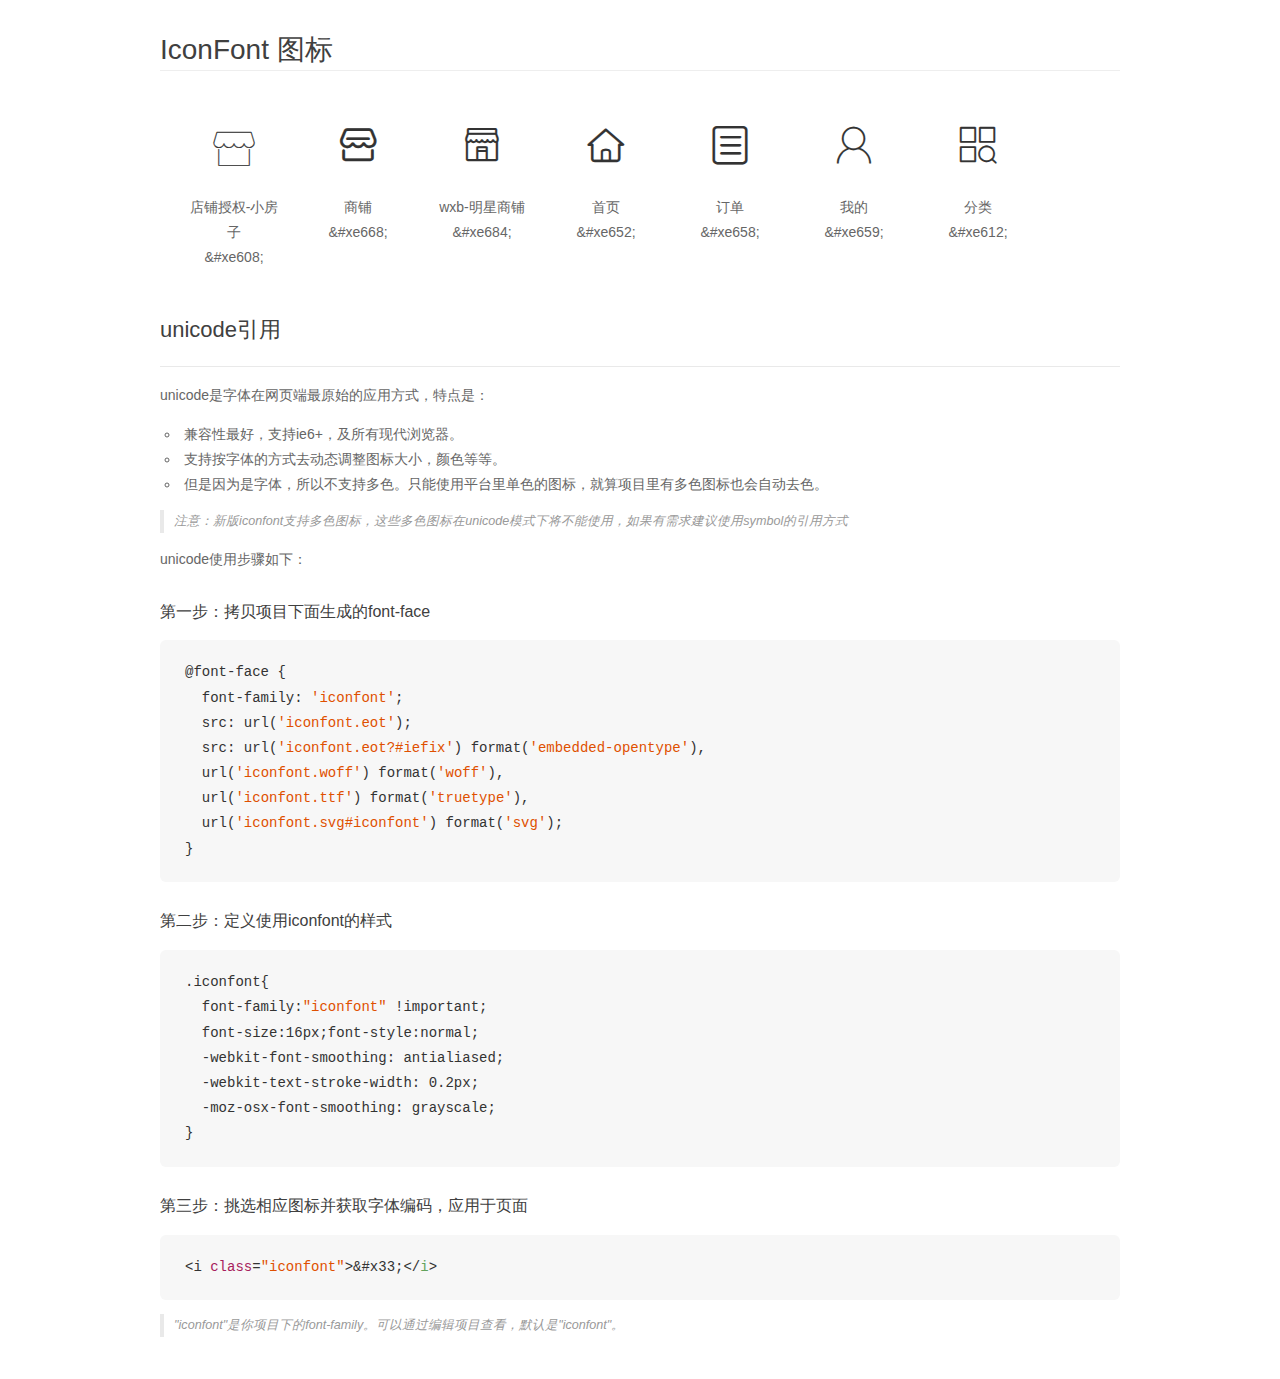
<file: fonts/font/demo_unicode.html>
<!DOCTYPE html>
<html>
<head>
    <meta charset="utf-8"/>
    <title>IconFont</title>
    <link rel="stylesheet" href="demo.css">

    <style type="text/css">

        @font-face {font-family: "iconfont";
          src: url('iconfont.eot'); /* IE9*/
          src: url('iconfont.eot#iefix') format('embedded-opentype'), /* IE6-IE8 */
          url('iconfont.woff') format('woff'), /* chrome, firefox */
          url('iconfont.ttf') format('truetype'), /* chrome, firefox, opera, Safari, Android, iOS 4.2+*/
          url('iconfont.svg#iconfont') format('svg'); /* iOS 4.1- */
        }

        .iconfont {
          font-family:"iconfont" !important;
          font-size:16px;
          font-style:normal;
          -webkit-font-smoothing: antialiased;
          -webkit-text-stroke-width: 0.2px;
          -moz-osx-font-smoothing: grayscale;
        }

    </style>
</head>
<body>
    <div class="main markdown">
        <h1>IconFont 图标</h1>
        <ul class="icon_lists clear">
            
                <li>
                <i class="icon iconfont">&#xe608;</i>
                    <div class="name">店铺授权-小房子</div>
                    <div class="code">&amp;#xe608;</div>
                </li>
            
                <li>
                <i class="icon iconfont">&#xe668;</i>
                    <div class="name">商铺</div>
                    <div class="code">&amp;#xe668;</div>
                </li>
            
                <li>
                <i class="icon iconfont">&#xe684;</i>
                    <div class="name">wxb-明星商铺</div>
                    <div class="code">&amp;#xe684;</div>
                </li>
            
                <li>
                <i class="icon iconfont">&#xe652;</i>
                    <div class="name">首页</div>
                    <div class="code">&amp;#xe652;</div>
                </li>
            
                <li>
                <i class="icon iconfont">&#xe658;</i>
                    <div class="name">订单</div>
                    <div class="code">&amp;#xe658;</div>
                </li>
            
                <li>
                <i class="icon iconfont">&#xe659;</i>
                    <div class="name">我的</div>
                    <div class="code">&amp;#xe659;</div>
                </li>
            
                <li>
                <i class="icon iconfont">&#xe612;</i>
                    <div class="name">分类</div>
                    <div class="code">&amp;#xe612;</div>
                </li>
            
        </ul>
        <h2 id="unicode-">unicode引用</h2>
        <hr>

        <p>unicode是字体在网页端最原始的应用方式，特点是：</p>
        <ul>
        <li>兼容性最好，支持ie6+，及所有现代浏览器。</li>
        <li>支持按字体的方式去动态调整图标大小，颜色等等。</li>
        <li>但是因为是字体，所以不支持多色。只能使用平台里单色的图标，就算项目里有多色图标也会自动去色。</li>
        </ul>
        <blockquote>
        <p>注意：新版iconfont支持多色图标，这些多色图标在unicode模式下将不能使用，如果有需求建议使用symbol的引用方式</p>
        </blockquote>
        <p>unicode使用步骤如下：</p>
        <h3 id="-font-face">第一步：拷贝项目下面生成的font-face</h3>
        <pre><code class="lang-js hljs javascript">@font-face {
  font-family: <span class="hljs-string">'iconfont'</span>;
  src: url(<span class="hljs-string">'iconfont.eot'</span>);
  src: url(<span class="hljs-string">'iconfont.eot?#iefix'</span>) format(<span class="hljs-string">'embedded-opentype'</span>),
  url(<span class="hljs-string">'iconfont.woff'</span>) format(<span class="hljs-string">'woff'</span>),
  url(<span class="hljs-string">'iconfont.ttf'</span>) format(<span class="hljs-string">'truetype'</span>),
  url(<span class="hljs-string">'iconfont.svg#iconfont'</span>) format(<span class="hljs-string">'svg'</span>);
}
</code></pre>
        <h3 id="-iconfont-">第二步：定义使用iconfont的样式</h3>
        <pre><code class="lang-js hljs javascript">.iconfont{
  font-family:<span class="hljs-string">"iconfont"</span> !important;
  font-size:<span class="hljs-number">16</span>px;font-style:normal;
  -webkit-font-smoothing: antialiased;
  -webkit-text-stroke-width: <span class="hljs-number">0.2</span>px;
  -moz-osx-font-smoothing: grayscale;
}
</code></pre>
        <h3 id="-">第三步：挑选相应图标并获取字体编码，应用于页面</h3>
        <pre><code class="lang-js hljs javascript">&lt;i <span class="hljs-class"><span class="hljs-keyword">class</span></span>=<span class="hljs-string">"iconfont"</span>&gt;&amp;#x33;<span class="xml"><span class="hljs-tag">&lt;/<span class="hljs-name">i</span>&gt;</span></span></code></pre>

        <blockquote>
        <p>"iconfont"是你项目下的font-family。可以通过编辑项目查看，默认是"iconfont"。</p>
        </blockquote>
    </div>


</body>
</html>
</file>
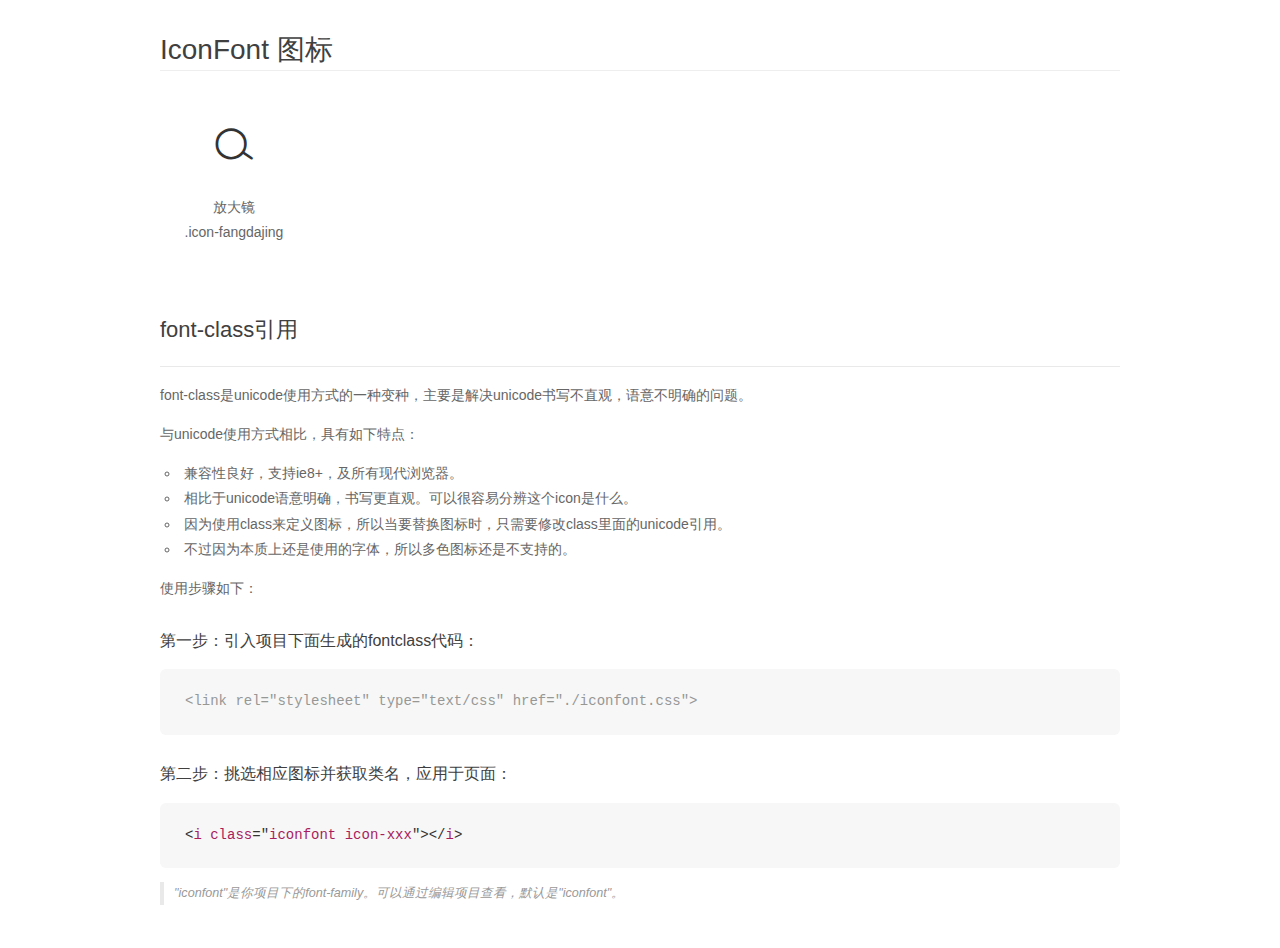
<file: fonts/font1/demo_fontclass.html>
<!DOCTYPE html>
<html>
<head>
    <meta charset="utf-8"/>
    <title>IconFont</title>
    <link rel="stylesheet" href="demo.css">
    <link rel="stylesheet" href="iconfont.css">
</head>
<body>
    <div class="main markdown">
        <h1>IconFont 图标</h1>
        <ul class="icon_lists clear">
            
                <li>
                <i class="icon iconfont icon-fangdajing"></i>
                    <div class="name">放大镜</div>
                    <div class="fontclass">.icon-fangdajing</div>
                </li>
            
        </ul>

        <h2 id="font-class-">font-class引用</h2>
        <hr>

        <p>font-class是unicode使用方式的一种变种，主要是解决unicode书写不直观，语意不明确的问题。</p>
        <p>与unicode使用方式相比，具有如下特点：</p>
        <ul>
        <li>兼容性良好，支持ie8+，及所有现代浏览器。</li>
        <li>相比于unicode语意明确，书写更直观。可以很容易分辨这个icon是什么。</li>
        <li>因为使用class来定义图标，所以当要替换图标时，只需要修改class里面的unicode引用。</li>
        <li>不过因为本质上还是使用的字体，所以多色图标还是不支持的。</li>
        </ul>
        <p>使用步骤如下：</p>
        <h3 id="-fontclass-">第一步：引入项目下面生成的fontclass代码：</h3>


        <pre><code class="lang-js hljs javascript"><span class="hljs-comment">&lt;link rel="stylesheet" type="text/css" href="./iconfont.css"&gt;</span></code></pre>
        <h3 id="-">第二步：挑选相应图标并获取类名，应用于页面：</h3>
        <pre><code class="lang-css hljs">&lt;<span class="hljs-selector-tag">i</span> <span class="hljs-selector-tag">class</span>="<span class="hljs-selector-tag">iconfont</span> <span class="hljs-selector-tag">icon-xxx</span>"&gt;&lt;/<span class="hljs-selector-tag">i</span>&gt;</code></pre>
        <blockquote>
        <p>"iconfont"是你项目下的font-family。可以通过编辑项目查看，默认是"iconfont"。</p>
        </blockquote>
    </div>
</body>
</html>
</file>
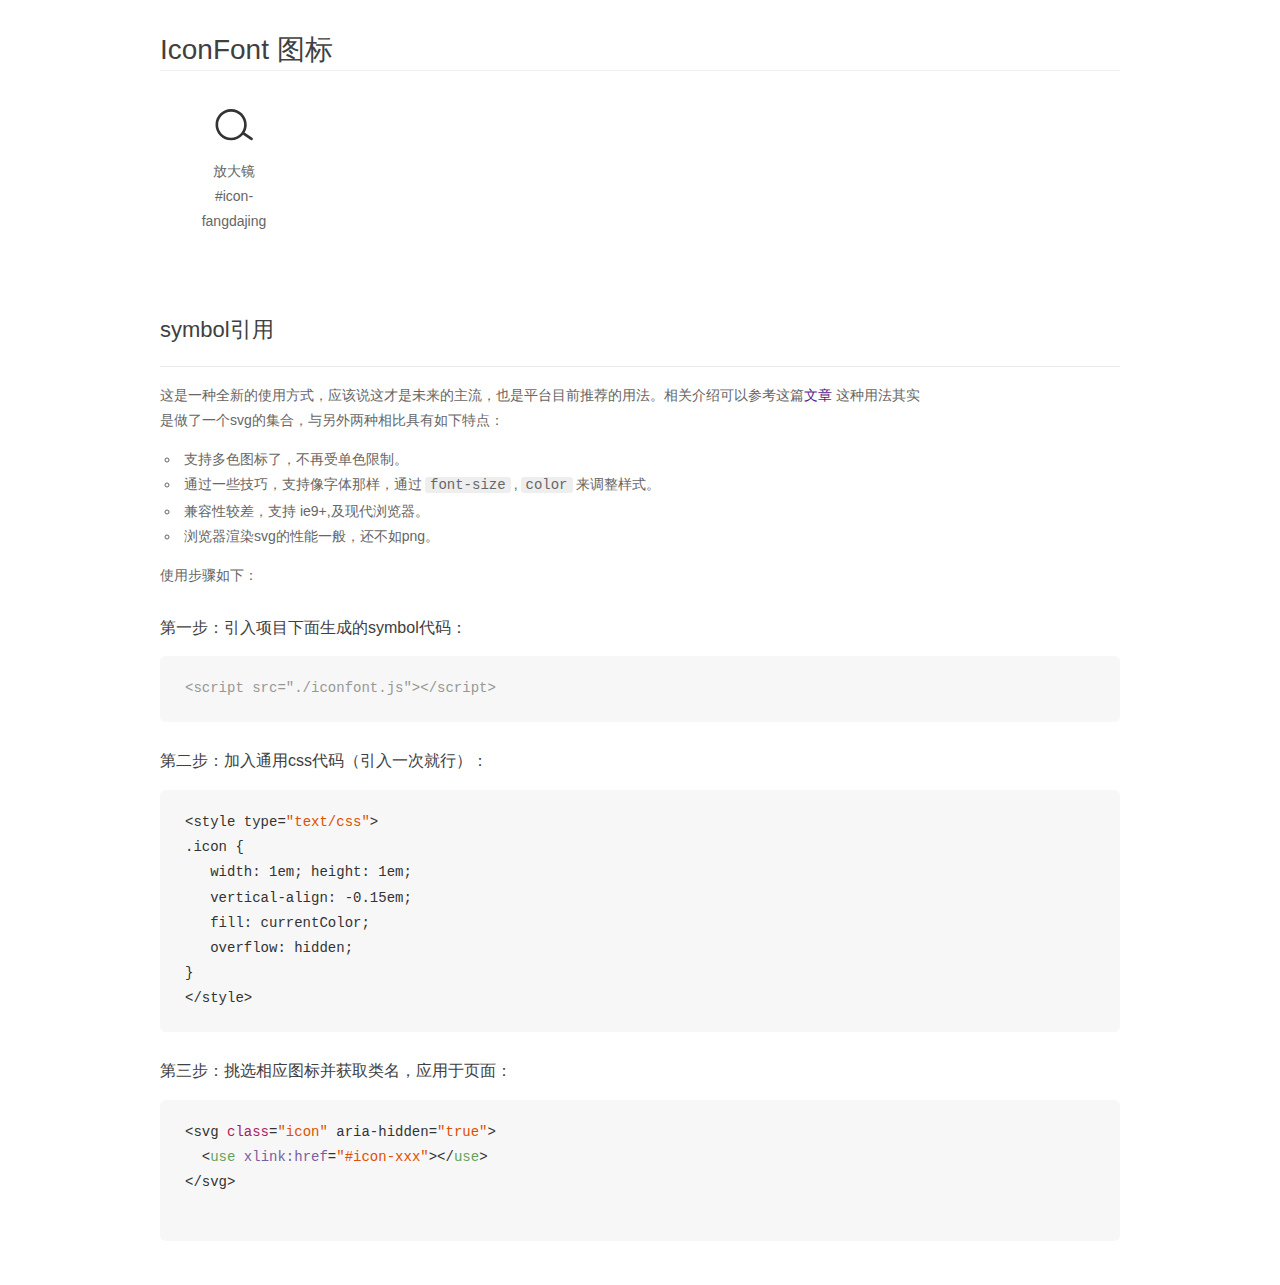
<file: fonts/font1/demo_symbol.html>
<!DOCTYPE html>
<html>
<head>
    <meta charset="utf-8"/>
    <title>IconFont</title>
    <link rel="stylesheet" href="demo.css">
    <script src="iconfont.js"></script>

    <style type="text/css">
        .icon {
          /* 通过设置 font-size 来改变图标大小 */
          width: 1em; height: 1em;
          /* 图标和文字相邻时，垂直对齐 */
          vertical-align: -0.15em;
          /* 通过设置 color 来改变 SVG 的颜色/fill */
          fill: currentColor;
          /* path 和 stroke 溢出 viewBox 部分在 IE 下会显示
             normalize.css 中也包含这行 */
          overflow: hidden;
        }

    </style>
</head>
<body>
    <div class="main markdown">
        <h1>IconFont 图标</h1>
        <ul class="icon_lists clear">
            
                <li>
                    <svg class="icon" aria-hidden="true">
                        <use xlink:href="#icon-fangdajing"></use>
                    </svg>
                    <div class="name">放大镜</div>
                    <div class="fontclass">#icon-fangdajing</div>
                </li>
            
        </ul>


        <h2 id="symbol-">symbol引用</h2>
        <hr>

        <p>这是一种全新的使用方式，应该说这才是未来的主流，也是平台目前推荐的用法。相关介绍可以参考这篇<a href="">文章</a>
        这种用法其实是做了一个svg的集合，与另外两种相比具有如下特点：</p>
        <ul>
          <li>支持多色图标了，不再受单色限制。</li>
          <li>通过一些技巧，支持像字体那样，通过<code>font-size</code>,<code>color</code>来调整样式。</li>
          <li>兼容性较差，支持 ie9+,及现代浏览器。</li>
          <li>浏览器渲染svg的性能一般，还不如png。</li>
        </ul>
        <p>使用步骤如下：</p>
        <h3 id="-symbol-">第一步：引入项目下面生成的symbol代码：</h3>
        <pre><code class="lang-js hljs javascript"><span class="hljs-comment">&lt;script src="./iconfont.js"&gt;&lt;/script&gt;</span></code></pre>
        <h3 id="-css-">第二步：加入通用css代码（引入一次就行）：</h3>
        <pre><code class="lang-js hljs javascript">&lt;style type=<span class="hljs-string">"text/css"</span>&gt;
.icon {
   width: <span class="hljs-number">1</span>em; height: <span class="hljs-number">1</span>em;
   vertical-align: <span class="hljs-number">-0.15</span>em;
   fill: currentColor;
   overflow: hidden;
}
&lt;<span class="hljs-regexp">/style&gt;</span></code></pre>
        <h3 id="-">第三步：挑选相应图标并获取类名，应用于页面：</h3>
        <pre><code class="lang-js hljs javascript">&lt;svg <span class="hljs-class"><span class="hljs-keyword">class</span></span>=<span class="hljs-string">"icon"</span> aria-hidden=<span class="hljs-string">"true"</span>&gt;<span class="xml"><span class="hljs-tag">
  &lt;<span class="hljs-name">use</span> <span class="hljs-attr">xlink:href</span>=<span class="hljs-string">"#icon-xxx"</span>&gt;</span><span class="hljs-tag">&lt;/<span class="hljs-name">use</span>&gt;</span>
</span>&lt;<span class="hljs-regexp">/svg&gt;
        </span></code></pre>
    </div>
</body>
</html>
</file>
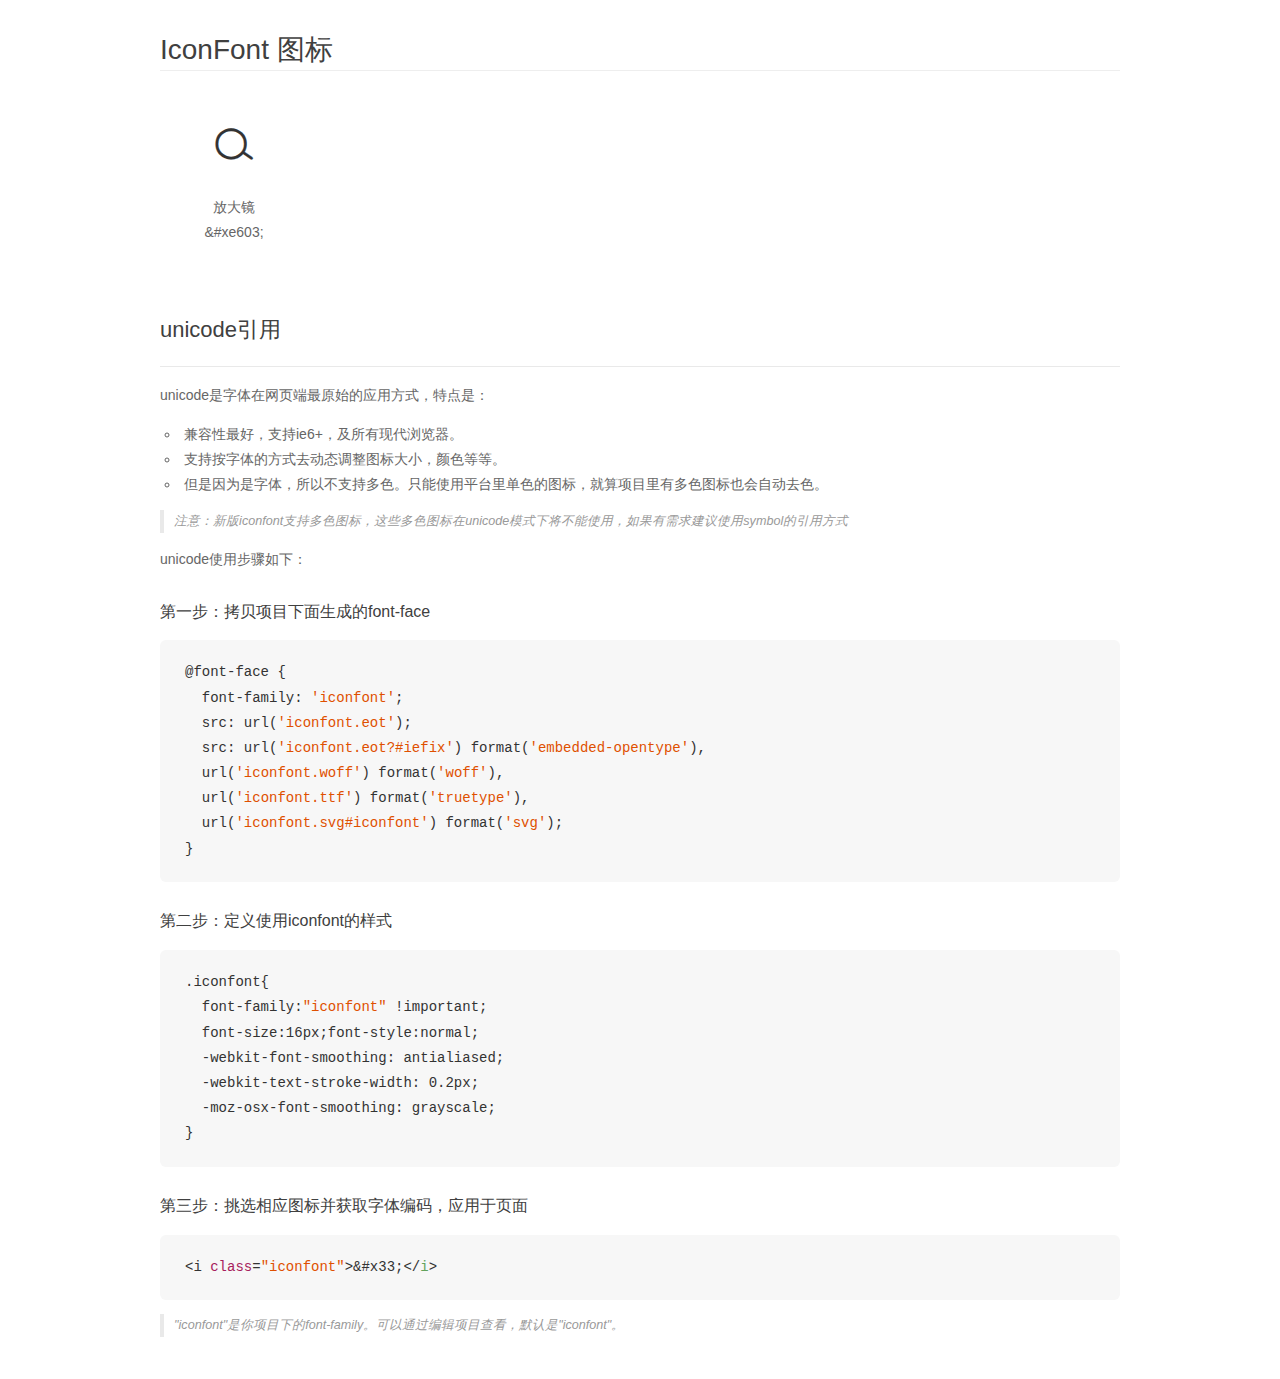
<file: fonts/font1/demo_unicode.html>
<!DOCTYPE html>
<html>
<head>
    <meta charset="utf-8"/>
    <title>IconFont</title>
    <link rel="stylesheet" href="demo.css">

    <style type="text/css">

        @font-face {font-family: "iconfont";
          src: url('iconfont.eot'); /* IE9*/
          src: url('iconfont.eot#iefix') format('embedded-opentype'), /* IE6-IE8 */
          url('iconfont.woff') format('woff'), /* chrome, firefox */
          url('iconfont.ttf') format('truetype'), /* chrome, firefox, opera, Safari, Android, iOS 4.2+*/
          url('iconfont.svg#iconfont') format('svg'); /* iOS 4.1- */
        }

        .iconfont {
          font-family:"iconfont" !important;
          font-size:16px;
          font-style:normal;
          -webkit-font-smoothing: antialiased;
          -webkit-text-stroke-width: 0.2px;
          -moz-osx-font-smoothing: grayscale;
        }

    </style>
</head>
<body>
    <div class="main markdown">
        <h1>IconFont 图标</h1>
        <ul class="icon_lists clear">
            
                <li>
                <i class="icon iconfont">&#xe603;</i>
                    <div class="name">放大镜</div>
                    <div class="code">&amp;#xe603;</div>
                </li>
            
        </ul>
        <h2 id="unicode-">unicode引用</h2>
        <hr>

        <p>unicode是字体在网页端最原始的应用方式，特点是：</p>
        <ul>
        <li>兼容性最好，支持ie6+，及所有现代浏览器。</li>
        <li>支持按字体的方式去动态调整图标大小，颜色等等。</li>
        <li>但是因为是字体，所以不支持多色。只能使用平台里单色的图标，就算项目里有多色图标也会自动去色。</li>
        </ul>
        <blockquote>
        <p>注意：新版iconfont支持多色图标，这些多色图标在unicode模式下将不能使用，如果有需求建议使用symbol的引用方式</p>
        </blockquote>
        <p>unicode使用步骤如下：</p>
        <h3 id="-font-face">第一步：拷贝项目下面生成的font-face</h3>
        <pre><code class="lang-js hljs javascript">@font-face {
  font-family: <span class="hljs-string">'iconfont'</span>;
  src: url(<span class="hljs-string">'iconfont.eot'</span>);
  src: url(<span class="hljs-string">'iconfont.eot?#iefix'</span>) format(<span class="hljs-string">'embedded-opentype'</span>),
  url(<span class="hljs-string">'iconfont.woff'</span>) format(<span class="hljs-string">'woff'</span>),
  url(<span class="hljs-string">'iconfont.ttf'</span>) format(<span class="hljs-string">'truetype'</span>),
  url(<span class="hljs-string">'iconfont.svg#iconfont'</span>) format(<span class="hljs-string">'svg'</span>);
}
</code></pre>
        <h3 id="-iconfont-">第二步：定义使用iconfont的样式</h3>
        <pre><code class="lang-js hljs javascript">.iconfont{
  font-family:<span class="hljs-string">"iconfont"</span> !important;
  font-size:<span class="hljs-number">16</span>px;font-style:normal;
  -webkit-font-smoothing: antialiased;
  -webkit-text-stroke-width: <span class="hljs-number">0.2</span>px;
  -moz-osx-font-smoothing: grayscale;
}
</code></pre>
        <h3 id="-">第三步：挑选相应图标并获取字体编码，应用于页面</h3>
        <pre><code class="lang-js hljs javascript">&lt;i <span class="hljs-class"><span class="hljs-keyword">class</span></span>=<span class="hljs-string">"iconfont"</span>&gt;&amp;#x33;<span class="xml"><span class="hljs-tag">&lt;/<span class="hljs-name">i</span>&gt;</span></span></code></pre>

        <blockquote>
        <p>"iconfont"是你项目下的font-family。可以通过编辑项目查看，默认是"iconfont"。</p>
        </blockquote>
    </div>


</body>
</html>
</file>
<file: fonts/font/iconfont.css>
@font-face {font-family: "iconfont";
  src: url('iconfont.eot?t=1505981239002'); /* IE9*/
  src: url('iconfont.eot?t=1505981239002#iefix') format('embedded-opentype'), /* IE6-IE8 */
  url('[data-uri]') format('woff'),
  url('iconfont.ttf?t=1505981239002') format('truetype'), /* chrome, firefox, opera, Safari, Android, iOS 4.2+*/
  url('iconfont.svg?t=1505981239002#iconfont') format('svg'); /* iOS 4.1- */
}

.iconfont {
  font-family:"iconfont" !important;
  font-size:16px;
  font-style:normal;
  -webkit-font-smoothing: antialiased;
  -moz-osx-font-smoothing: grayscale;
}

.icon-dianpushouquanxiaofangzi:before { content: "\e608"; }

.icon-552cc4077f2ed:before { content: "\e668"; }

.icon-wxbquandianguanjia:before { content: "\e684"; }

.icon-shouye:before { content: "\e652"; }

.icon-dingdan:before { content: "\e658"; }

.icon-wode:before { content: "\e659"; }

.icon-fenlei:before { content: "\e612"; }
</file>
<file: css/index.css>
/*头部部分*/
	
header {
	width: 100%;
	position: fixed;
	top: 0;
	left: 0;
	z-index: 100;
	background: rgba(128,128,128,0);
}
header .search {
	width: 100%;
	height: 1.6rem;
	display: flex;
    align-items: center;
}
.search-box {
	width: 80%;
	height: 1.166667rem;
	position: relative;
	margin-left: 2.5rem;
}
.search-box i {
	position: absolute;
	top: 0.15rem;
	left: 0.2rem;
	z-index: 10;
	font-size: 0.8rem;
	color: #fff;
}
.search-box input {
	position: absolute;
	top: 0;
	left: 0;
	width: 80%;
	height: 1.166667rem;
	border-radius: 0.833333rem;
	padding-left: 1rem;
	background: rgba(255,255,255,0.4);
	font-size: 0.5rem;
}
input::-webkit-input-placeholder{
	color: #fff;
}


/*轮播图部分*/
.swiper-container,.swiper-content {
    width: 100%;
    height: 100%;
    margin-left: auto;
    margin-right: auto;
    position: relative;
}
.swiper-content a {
	display: block;
	width: 100%;
	color: #000;
}
.swiper-slide {
    text-align: center;
    font-size: 18px;
    background: #fff;

    /* Center slide text vertically */
    display: -webkit-box;
    display: -ms-flexbox;
    display: -webkit-flex;
    display: flex;
    -webkit-box-pack: center;
    -ms-flex-pack: center;
    -webkit-justify-content: center;
    justify-content: center;
    -webkit-box-align: center;
    -ms-flex-align: center;
    -webkit-align-items: center;
    align-items: center;
}
.swiper-slide>img {
	display: block;
	width: 100%;
}
.iconlb {
	top: 4.15rem;
}


/*第二部分轮播图*/
.swiper-content .swiper-slide ul {
	width: 100%;
	padding: 0.6rem 0;
	overflow: hidden;
}
.swiper-content .swiper-slide li {
	float: left;
	width: 20%;
}
.swiper-content .swiper-slide li div {
	width: 70%;
	margin: 0 auto;
}
.swiper-content .swiper-slide li div img {
	width: 100%;
	display: block;
}
.swiper-content .swiper-slide li p {
	font-size: 0.42rem;
	line-height: 1rem;
	height: 1rem;
	width: 100%;
	overflow: hidden;
	text-overflow:ellipsis;
	white-space: nowrap;
}
.swiper-content {
	width: 100%;
	overflow: hidden;
}
.swiper-content .swiper-wrapper {
	width: 200%;
}
.icondd {
	top: 3.2rem;
}


/*广告部分*/
.sectionad {
    margin-top: 0.25rem;
}
a {
    display: block;
  }
.ad {
	background: #fff;
	padding: 0.2rem;
}
.ad ul {
	width: 100%;
	display: flex;
}
.ad ul li {
	flex: 1;
	background: #fafafa;
}
.ad ul .ch-left {
    padding-top: 0.333333rem;
    padding-left: 0.5rem;
	margin-right: 0.2rem;
}
.ad ul .ch-left .pic {
	width: 3rem;
	height: 3rem;
	margin: 0 auto;
}
.ad ul .ch-right {
	background: #fff;
    display: flex;
    flex-direction: column;
}
.ad ul .ch-right>a {
    flex: 1;
    background: #fafafa;
}
.ad ul .ch-right>a>div {
    padding-left: 0.5rem;
    height: 100%;
    position: relative;
}
.ad ul .ch-right a .pic {
    position: absolute;
    right: 0;
    bottom: 0;
	width: 1.34rem;
	height: 1.34rem;
}
.ad ul .ch-right .ch-ty .pic img,.ad ul .ch-left .pic img {
	width: 100%;
	display: block;
}
.ad ul .ch-right a:nth-child(1) {
	margin-bottom: 0.2rem;
}
.ad ul p {
	font-size: 0.433333rem;
	color: #000;
	line-height: 0.6rem;
	text-align: left;
}
.ad ul .ch-left p:nth-child(2) {
	font-size: 0.4rem;
	color: #be1b50;
	line-height: 0.6rem;
	text-align: left;
    
}
.ad ul .ch-right .top .content p:nth-child(2) {
    color: #78b8db;
}
.ad ul .ch-right .bottom .content  p:nth-child(2) {
    color: #f5c034;
}
.ad ul .ch-left p:nth-child(2),.ad ul .ch-ty .content p:nth-child(2) {
    font-size: 0.4rem;
    line-height: 1rem;
}
.ad ul .ch-ty .content p:nth-child(1) { 
    padding-top: 0.333333rem;
}



.cj {
	width: 100%;
	margin-top: 0.333333rem;
	background: #fff;
	padding-bottom: 0.333333rem;
}
.cj .cj-title {
	width: 100%;
	height: 1.333333rem;
	line-height: 1.333333rem;
}
.cj .cj-title span {
	font-size: 0.433333rem;
	color: #000;
	padding-left: 0.566667rem;
}
.cj .cj-title a {
	font-size: 0.333333rem;
	color: #666;
	padding-right: 0.333333rem;
	text-align: center;
}
.cj .cj-content ul {
	width: 100%;
	display: flex;
	flex-wrap: wrap;
}
.cj .cj-content li {
	min-width: 1.454167rem;
	flex: 1;
	margin-right: 0.166667rem;
	background: #fef4f5;
}
.cj .cj-content li:first-child {
	margin-left: 0.166667rem;
}
.cj .cj-content li a {
	display: block;
}
.cj .cj-content .pic {
	width: 50%;
	margin: 0 auto;
}
.cj .cj-content li a p {
	text-align: center;
}
.cj .cj-content .pic img {
	width: 100%;
}
.cj .cj-content ul li a p:first-child {
	font-size: 0.433333rem;
	color: #ff87ac;
	line-height: 0.6rem;
}
.cj .cj-content ul li a p:nth-child(2) {
	font-size: 0.333333rem;
	color: #666;
	line-height: 1rem;
}



.home {
	width: 100%;
	margin-top: 0.333333rem;
	background: #fff;
}
.home .home-title {
	width: 100%;
	height: 1.333333rem;
	line-height: 1.333333rem;
}
.home .home-title span {
	margin-left: 0.166667rem;
	padding-left: 0.333333rem;
	border-left: 0.066667rem solid #f7481d;
	color: #000;
	font-size: 0.433333rem;
	line-height: 0.5rem;
	margin-top: 0.333333rem;
}
.home .home-title a {
	padding-right: 0.333333rem;
	color: #666;
	font-size: 0.333333rem;
}
.home .home-content {
	width: 100%;
}
.home .home-content ul {
	width: 100%;
	display: flex;
	flex-wrap: wrap;
}
.home .home-content ul li {
	flex: 1;
	min-width: 1.966667rem;
	margin-right: 0.166667rem;
}
.home .home-content ul li:first-child {
	margin-left: 0.166667rem;
}
.home .home-content ul li a {
	display: block;
}
.home .home-content ul li a .pic {
	width: 100%;
}
.home .home-content ul li a .pic img {
	width: 100%;
}
.home .home-content ul li  a p {
	width: 100%;
	text-align: left;
}
.home .home-content ul li  a p:nth-child(2) {
	font-size: 0.433333rem;
	line-height: 0.766667rem;
	color: #000;
	width: 100%;
	overflow: hidden;
	text-overflow:ellipsis;
	white-space: nowrap
}
.home .home-content ul li  a p:nth-child(3) {
	color: #d74e62;
	line-height: 0.666667rem;
}
.home .home-content ul li  a p:nth-child(3) span:first-child {
	font-size: 0.4rem;
}
.home .home-content ul li  a p:nth-child(3) span:nth-child(2) {
	font-size: 0.333333rem;
}
.home .home-content ul li  a p:nth-child(4) {
	font-size: 0.333333rem;
	color: #666;
	padding-bottom: 0.333333rem;
	padding-top: 0.15rem;
}
.home .home-content ul li  a p:nth-child(4) i {
	vertical-align: top;
}
.home .home-content ul li  a p:nth-child(4) span {
	vertical-align: top;
}


.new {
	width: 100%;
	background: #fff;
	margin-top: 0.25rem;
}
.new .new-title {
	width: 100%;
	height: 1.333333rem;
	line-height: 1.333333rem;
}
.new .new-title span {
	margin-left: 0.166667rem;
	padding-left: 0.333333rem;
	font-size: 0.433333rem;
	line-height: 0.5rem;
	color: #ea4600;
	border-left: 0.066667rem solid #ea4600;
	margin-top: 0.5rem;
	font-weight: 700;
}
.new .new-title a {
	font-size: 0.333333rem;
	color: #666;
	padding-right: 0.333333rem;
}
.new .new-content {
	width: 100%;
}
.new .new-content ul li {
	width: 96%;
	margin: 0 auto;
	border-bottom: 1px dashed #ccc;
	height: 1.166667rem;
	line-height: 1.166667rem;
}
.new .new-content ul li a {
	height: 1.166667rem;
	display: block;
}
.new .new-content ul li a .li-content {
	display: inline-block;
	color: #000;
	font-size: 0.433333rem;
	padding-left: 0.333333rem;
	width: 72%;
	text-align: left;
	overflow: hidden;
	text-overflow:ellipsis;
	white-space: nowrap;
}
.new .new-content ul li a .li-time {
	color: #666;
	font-size: 0.3rem;
	float: right;
	padding-right: 0.333333rem;
}
.new .new-content ul li:last-child {
	border: 0;
}


.footer {
	width: 100%;
	height: 1.433333rem;
	padding-top: 0.3rem;
	position: fixed;
	left: 0;
	bottom: 0;
	background: #fff;
}
.footer ul {
	width: 100%;
	height: 100%;
	display: flex;
}
.footer ul li {
	flex: 1;
	line-height: 1.733333rem;
}
.footer ul li  a {
	display: block;
	width: 100%;
	height: 100%;
	text-align: center;
	color: #505050;
	line-height: 1.733333rem;
}
.footer ul li a i {
	display: block;
	font-size: 0.666667rem;
	line-height: 0.933333rem;
}
.footer ul li a span {
	display: block;
	font-size: 0.3rem;
	line-height: 0.6rem;
}
.isActive ul li:first-child a,.isSort ul li:nth-child(2) a,.isOrder ul li:nth-child(3) a,.isMy ul li:last-child a{
	color: #f66e56;
}
</file>
<file: css/sort.css>
/* 头部搜索 */
body,html {
	background: #f2f3f5;
}
.header {
	width: 100%;
	height: 2.333333rem;
	background: #fff;
	position: fixed;
	top: 0;
	left: 0;
	z-index: 100;
}
.header .search {
	position: relative;
	margin-left: 1rem;
}
.header .search input {
	width: 80%;
	height: 1.666667rem;
	margin-top: 0.333333rem;
	background: #f2f2f2;
	padding-left: 0.666667rem;
	border-radius: 0.833333rem;
}


/* 内容部分 */
.content {
	position: absolute;
	top: 2.333333rem;
	left: 0;
	width: 100%;
	height: 100px;
}
.content .left-content {
	position: absolute;
	left: 0;
	top: 0;
	width: 30%;
}
.content .left-content ul {
	width: 100%;
	position: absolute;
	top: 0;
	left: 0;
}
.content .left-content ul li {
	height: 2.333333rem;
	line-height: 2.333333rem;
	background: #fff;
}
.content .left-content ul li a {
	display: block;
	width: 100%;
	height: 2.333333rem;
	text-align: center;
	font-size: 0.833333rem;
	color: #666;
}
.content .right-content {
	position: absolute;
	right: 0;
	top: 0;
	width: 70%;
}
</file>
<file: font/iconfont.css>
@font-face {font-family: "iconfont";
  src: url('iconfont.eot?t=1506411956903'); /* IE9*/
  src: url('iconfont.eot?t=1506411956903#iefix') format('embedded-opentype'), /* IE6-IE8 */
  url('[data-uri]') format('woff'),
  url('iconfont.ttf?t=1506411956903') format('truetype'), /* chrome, firefox, opera, Safari, Android, iOS 4.2+*/
  url('iconfont.svg?t=1506411956903#iconfont') format('svg'); /* iOS 4.1- */
}

.iconfont {
  font-family:"iconfont" !important;
  font-size:16px;
  font-style:normal;
  -webkit-font-smoothing: antialiased;
  -moz-osx-font-smoothing: grayscale;
}

.icon-dingdan:before { content: "\e658"; }

.icon-fangdajing:before { content: "\e603"; }

.icon-wode:before { content: "\e60b"; }

.icon-shouye:before { content: "\e666"; }

.icon-fenlei:before { content: "\e61e"; }

.icon-dianpushouquanxiaofangzi:before { content: "\e608"; }

.icon-552cc4077f2ed:before { content: "\e668"; }

.icon-wxbquandianguanjia:before { content: "\e684"; }

.icon-shouye:before { content: "\e652"; }

.icon-dingdan:before { content: "\e658"; }

.icon-wode:before { content: "\e659"; }

.icon-fenlei:before { content: "\e612"; }
</file>
<file: fonts/font1/iconfont.css>
@font-face {font-family: "iconfont";
  src: url('iconfont.eot?t=1506401560585'); /* IE9*/
  src: url('iconfont.eot?t=1506401560585#iefix') format('embedded-opentype'), /* IE6-IE8 */
  url('[data-uri]') format('woff'),
  url('iconfont.ttf?t=1506401560585') format('truetype'), /* chrome, firefox, opera, Safari, Android, iOS 4.2+*/
  url('iconfont.svg?t=1506401560585#iconfont') format('svg'); /* iOS 4.1- */
}

.iconfont {
  font-family:"iconfont" !important;
  font-size:16px;
  font-style:normal;
  -webkit-font-smoothing: antialiased;
  -moz-osx-font-smoothing: grayscale;
}

.icon-fangdajing:before { content: "\e603"; }
</file>
<file: font/demo.css>
*{margin: 0;padding: 0;list-style: none;}
/*
KISSY CSS Reset
理念：1. reset 的目的不是清除浏览器的默认样式，这仅是部分工作。清除和重置是紧密不可分的。
2. reset 的目的不是让默认样式在所有浏览器下一致，而是减少默认样式有可能带来的问题。
3. reset 期望提供一套普适通用的基础样式。但没有银弹，推荐根据具体需求，裁剪和修改后再使用。
特色：1. 适应中文；2. 基于最新主流浏览器。
维护：玉伯<lifesinger@gmail.com>, 正淳<ragecarrier@gmail.com>
 */

/** 清除内外边距 **/
body, h1, h2, h3, h4, h5, h6, hr, p, blockquote, /* structural elements 结构元素 */
dl, dt, dd, ul, ol, li, /* list elements 列表元素 */
pre, /* text formatting elements 文本格式元素 */
form, fieldset, legend, button, input, textarea, /* form elements 表单元素 */
th, td /* table elements 表格元素 */ {
  margin: 0;
  padding: 0;
}

/** 设置默认字体 **/
body,
button, input, select, textarea /* for ie */ {
  font: 12px/1.5 tahoma, arial, \5b8b\4f53, sans-serif;
}
h1, h2, h3, h4, h5, h6 { font-size: 100%; }
address, cite, dfn, em, var { font-style: normal; } /* 将斜体扶正 */
code, kbd, pre, samp { font-family: courier new, courier, monospace; } /* 统一等宽字体 */
small { font-size: 12px; } /* 小于 12px 的中文很难阅读，让 small 正常化 */

/** 重置列表元素 **/
ul, ol { list-style: none; }

/** 重置文本格式元素 **/
a { text-decoration: none; }
a:hover { text-decoration: underline; }


/** 重置表单元素 **/
legend { color: #000; } /* for ie6 */
fieldset, img { border: 0; } /* img 搭车：让链接里的 img 无边框 */
button, input, select, textarea { font-size: 100%; } /* 使得表单元素在 ie 下能继承字体大小 */
/* 注：optgroup 无法扶正 */

/** 重置表格元素 **/
table { border-collapse: collapse; border-spacing: 0; }

/* 清除浮动 */
.ks-clear:after, .clear:after {
  content: '\20';
  display: block;
  height: 0;
  clear: both;
}
.ks-clear, .clear {
  *zoom: 1;
}

.main {
  padding: 30px 100px;
width: 960px;
margin: 0 auto;
}
.main h1{font-size:36px; color:#333; text-align:left;margin-bottom:30px; border-bottom: 1px solid #eee;}

.helps{margin-top:40px;}
.helps pre{
  padding:20px;
  margin:10px 0;
  border:solid 1px #e7e1cd;
  background-color: #fffdef;
  overflow: auto;
}

.icon_lists{
  width: 100% !important;

}

.icon_lists li{
  float:left;
  width: 100px;
  height:180px;
  text-align: center;
  list-style: none !important;
}
.icon_lists .icon{
  font-size: 42px;
  line-height: 100px;
  margin: 10px 0;
  color:#333;
  -webkit-transition: font-size 0.25s ease-out 0s;
  -moz-transition: font-size 0.25s ease-out 0s;
  transition: font-size 0.25s ease-out 0s;

}
.icon_lists .icon:hover{
  font-size: 100px;
}



.markdown {
  color: #666;
  font-size: 14px;
  line-height: 1.8;
}

.highlight {
  line-height: 1.5;
}

.markdown img {
  vertical-align: middle;
  max-width: 100%;
}

.markdown h1 {
  color: #404040;
  font-weight: 500;
  line-height: 40px;
  margin-bottom: 24px;
}

.markdown h2,
.markdown h3,
.markdown h4,
.markdown h5,
.markdown h6 {
  color: #404040;
  margin: 1.6em 0 0.6em 0;
  font-weight: 500;
  clear: both;
}

.markdown h1 {
  font-size: 28px;
}

.markdown h2 {
  font-size: 22px;
}

.markdown h3 {
  font-size: 16px;
}

.markdown h4 {
  font-size: 14px;
}

.markdown h5 {
  font-size: 12px;
}

.markdown h6 {
  font-size: 12px;
}

.markdown hr {
  height: 1px;
  border: 0;
  background: #e9e9e9;
  margin: 16px 0;
  clear: both;
}

.markdown p,
.markdown pre {
  margin: 1em 0;
}

.markdown > p,
.markdown > blockquote,
.markdown > .highlight,
.markdown > ol,
.markdown > ul {
  width: 80%;
}

.markdown ul > li {
  list-style: circle;
}

.markdown > ul li,
.markdown blockquote ul > li {
  margin-left: 20px;
  padding-left: 4px;
}

.markdown > ul li p,
.markdown > ol li p {
  margin: 0.6em 0;
}

.markdown ol > li {
  list-style: decimal;
}

.markdown > ol li,
.markdown blockquote ol > li {
  margin-left: 20px;
  padding-left: 4px;
}

.markdown code {
  margin: 0 3px;
  padding: 0 5px;
  background: #eee;
  border-radius: 3px;
}

.markdown pre {
  border-radius: 6px;
  background: #f7f7f7;
  padding: 20px;
}

.markdown pre code {
  border: none;
  background: #f7f7f7;
  margin: 0;
}

.markdown strong,
.markdown b {
  font-weight: 600;
}

.markdown > table {
  border-collapse: collapse;
  border-spacing: 0px;
  empty-cells: show;
  border: 1px solid #e9e9e9;
  width: 95%;
  margin-bottom: 24px;
}

.markdown > table th {
  white-space: nowrap;
  color: #333;
  font-weight: 600;

}

.markdown > table th,
.markdown > table td {
  border: 1px solid #e9e9e9;
  padding: 8px 16px;
  text-align: left;
}

.markdown > table th {
  background: #F7F7F7;
}

.markdown blockquote {
  font-size: 90%;
  color: #999;
  border-left: 4px solid #e9e9e9;
  padding-left: 0.8em;
  margin: 1em 0;
  font-style: italic;
}

.markdown blockquote p {
  margin: 0;
}

.markdown .anchor {
  opacity: 0;
  transition: opacity 0.3s ease;
  margin-left: 8px;
}

.markdown .waiting {
  color: #ccc;
}

.markdown h1:hover .anchor,
.markdown h2:hover .anchor,
.markdown h3:hover .anchor,
.markdown h4:hover .anchor,
.markdown h5:hover .anchor,
.markdown h6:hover .anchor {
  opacity: 1;
  display: inline-block;
}

.markdown > br,
.markdown > p > br {
  clear: both;
}


.hljs {
  display: block;
  background: white;
  padding: 0.5em;
  color: #333333;
  overflow-x: auto;
}

.hljs-comment,
.hljs-meta {
  color: #969896;
}

.hljs-string,
.hljs-variable,
.hljs-template-variable,
.hljs-strong,
.hljs-emphasis,
.hljs-quote {
  color: #df5000;
}

.hljs-keyword,
.hljs-selector-tag,
.hljs-type {
  color: #a71d5d;
}

.hljs-literal,
.hljs-symbol,
.hljs-bullet,
.hljs-attribute {
  color: #0086b3;
}

.hljs-section,
.hljs-name {
  color: #63a35c;
}

.hljs-tag {
  color: #333333;
}

.hljs-title,
.hljs-attr,
.hljs-selector-id,
.hljs-selector-class,
.hljs-selector-attr,
.hljs-selector-pseudo {
  color: #795da3;
}

.hljs-addition {
  color: #55a532;
  background-color: #eaffea;
}

.hljs-deletion {
  color: #bd2c00;
  background-color: #ffecec;
}

.hljs-link {
  text-decoration: underline;
}

pre{
  background: #fff;
}
</file>
<file: fonts/font/demo.css>
*{margin: 0;padding: 0;list-style: none;}
/*
KISSY CSS Reset
理念：1. reset 的目的不是清除浏览器的默认样式，这仅是部分工作。清除和重置是紧密不可分的。
2. reset 的目的不是让默认样式在所有浏览器下一致，而是减少默认样式有可能带来的问题。
3. reset 期望提供一套普适通用的基础样式。但没有银弹，推荐根据具体需求，裁剪和修改后再使用。
特色：1. 适应中文；2. 基于最新主流浏览器。
维护：玉伯<lifesinger@gmail.com>, 正淳<ragecarrier@gmail.com>
 */

/** 清除内外边距 **/
body, h1, h2, h3, h4, h5, h6, hr, p, blockquote, /* structural elements 结构元素 */
dl, dt, dd, ul, ol, li, /* list elements 列表元素 */
pre, /* text formatting elements 文本格式元素 */
form, fieldset, legend, button, input, textarea, /* form elements 表单元素 */
th, td /* table elements 表格元素 */ {
  margin: 0;
  padding: 0;
}

/** 设置默认字体 **/
body,
button, input, select, textarea /* for ie */ {
  font: 12px/1.5 tahoma, arial, \5b8b\4f53, sans-serif;
}
h1, h2, h3, h4, h5, h6 { font-size: 100%; }
address, cite, dfn, em, var { font-style: normal; } /* 将斜体扶正 */
code, kbd, pre, samp { font-family: courier new, courier, monospace; } /* 统一等宽字体 */
small { font-size: 12px; } /* 小于 12px 的中文很难阅读，让 small 正常化 */

/** 重置列表元素 **/
ul, ol { list-style: none; }

/** 重置文本格式元素 **/
a { text-decoration: none; }
a:hover { text-decoration: underline; }


/** 重置表单元素 **/
legend { color: #000; } /* for ie6 */
fieldset, img { border: 0; } /* img 搭车：让链接里的 img 无边框 */
button, input, select, textarea { font-size: 100%; } /* 使得表单元素在 ie 下能继承字体大小 */
/* 注：optgroup 无法扶正 */

/** 重置表格元素 **/
table { border-collapse: collapse; border-spacing: 0; }

/* 清除浮动 */
.ks-clear:after, .clear:after {
  content: '\20';
  display: block;
  height: 0;
  clear: both;
}
.ks-clear, .clear {
  *zoom: 1;
}

.main {
  padding: 30px 100px;
width: 960px;
margin: 0 auto;
}
.main h1{font-size:36px; color:#333; text-align:left;margin-bottom:30px; border-bottom: 1px solid #eee;}

.helps{margin-top:40px;}
.helps pre{
  padding:20px;
  margin:10px 0;
  border:solid 1px #e7e1cd;
  background-color: #fffdef;
  overflow: auto;
}

.icon_lists{
  width: 100% !important;

}

.icon_lists li{
  float:left;
  width: 100px;
  height:180px;
  text-align: center;
  list-style: none !important;
}
.icon_lists .icon{
  font-size: 42px;
  line-height: 100px;
  margin: 10px 0;
  color:#333;
  -webkit-transition: font-size 0.25s ease-out 0s;
  -moz-transition: font-size 0.25s ease-out 0s;
  transition: font-size 0.25s ease-out 0s;

}
.icon_lists .icon:hover{
  font-size: 100px;
}



.markdown {
  color: #666;
  font-size: 14px;
  line-height: 1.8;
}

.highlight {
  line-height: 1.5;
}

.markdown img {
  vertical-align: middle;
  max-width: 100%;
}

.markdown h1 {
  color: #404040;
  font-weight: 500;
  line-height: 40px;
  margin-bottom: 24px;
}

.markdown h2,
.markdown h3,
.markdown h4,
.markdown h5,
.markdown h6 {
  color: #404040;
  margin: 1.6em 0 0.6em 0;
  font-weight: 500;
  clear: both;
}

.markdown h1 {
  font-size: 28px;
}

.markdown h2 {
  font-size: 22px;
}

.markdown h3 {
  font-size: 16px;
}

.markdown h4 {
  font-size: 14px;
}

.markdown h5 {
  font-size: 12px;
}

.markdown h6 {
  font-size: 12px;
}

.markdown hr {
  height: 1px;
  border: 0;
  background: #e9e9e9;
  margin: 16px 0;
  clear: both;
}

.markdown p,
.markdown pre {
  margin: 1em 0;
}

.markdown > p,
.markdown > blockquote,
.markdown > .highlight,
.markdown > ol,
.markdown > ul {
  width: 80%;
}

.markdown ul > li {
  list-style: circle;
}

.markdown > ul li,
.markdown blockquote ul > li {
  margin-left: 20px;
  padding-left: 4px;
}

.markdown > ul li p,
.markdown > ol li p {
  margin: 0.6em 0;
}

.markdown ol > li {
  list-style: decimal;
}

.markdown > ol li,
.markdown blockquote ol > li {
  margin-left: 20px;
  padding-left: 4px;
}

.markdown code {
  margin: 0 3px;
  padding: 0 5px;
  background: #eee;
  border-radius: 3px;
}

.markdown pre {
  border-radius: 6px;
  background: #f7f7f7;
  padding: 20px;
}

.markdown pre code {
  border: none;
  background: #f7f7f7;
  margin: 0;
}

.markdown strong,
.markdown b {
  font-weight: 600;
}

.markdown > table {
  border-collapse: collapse;
  border-spacing: 0px;
  empty-cells: show;
  border: 1px solid #e9e9e9;
  width: 95%;
  margin-bottom: 24px;
}

.markdown > table th {
  white-space: nowrap;
  color: #333;
  font-weight: 600;

}

.markdown > table th,
.markdown > table td {
  border: 1px solid #e9e9e9;
  padding: 8px 16px;
  text-align: left;
}

.markdown > table th {
  background: #F7F7F7;
}

.markdown blockquote {
  font-size: 90%;
  color: #999;
  border-left: 4px solid #e9e9e9;
  padding-left: 0.8em;
  margin: 1em 0;
  font-style: italic;
}

.markdown blockquote p {
  margin: 0;
}

.markdown .anchor {
  opacity: 0;
  transition: opacity 0.3s ease;
  margin-left: 8px;
}

.markdown .waiting {
  color: #ccc;
}

.markdown h1:hover .anchor,
.markdown h2:hover .anchor,
.markdown h3:hover .anchor,
.markdown h4:hover .anchor,
.markdown h5:hover .anchor,
.markdown h6:hover .anchor {
  opacity: 1;
  display: inline-block;
}

.markdown > br,
.markdown > p > br {
  clear: both;
}


.hljs {
  display: block;
  background: white;
  padding: 0.5em;
  color: #333333;
  overflow-x: auto;
}

.hljs-comment,
.hljs-meta {
  color: #969896;
}

.hljs-string,
.hljs-variable,
.hljs-template-variable,
.hljs-strong,
.hljs-emphasis,
.hljs-quote {
  color: #df5000;
}

.hljs-keyword,
.hljs-selector-tag,
.hljs-type {
  color: #a71d5d;
}

.hljs-literal,
.hljs-symbol,
.hljs-bullet,
.hljs-attribute {
  color: #0086b3;
}

.hljs-section,
.hljs-name {
  color: #63a35c;
}

.hljs-tag {
  color: #333333;
}

.hljs-title,
.hljs-attr,
.hljs-selector-id,
.hljs-selector-class,
.hljs-selector-attr,
.hljs-selector-pseudo {
  color: #795da3;
}

.hljs-addition {
  color: #55a532;
  background-color: #eaffea;
}

.hljs-deletion {
  color: #bd2c00;
  background-color: #ffecec;
}

.hljs-link {
  text-decoration: underline;
}

pre{
  background: #fff;
}
</file>
<file: fonts/font1/demo.css>
*{margin: 0;padding: 0;list-style: none;}
/*
KISSY CSS Reset
理念：1. reset 的目的不是清除浏览器的默认样式，这仅是部分工作。清除和重置是紧密不可分的。
2. reset 的目的不是让默认样式在所有浏览器下一致，而是减少默认样式有可能带来的问题。
3. reset 期望提供一套普适通用的基础样式。但没有银弹，推荐根据具体需求，裁剪和修改后再使用。
特色：1. 适应中文；2. 基于最新主流浏览器。
维护：玉伯<lifesinger@gmail.com>, 正淳<ragecarrier@gmail.com>
 */

/** 清除内外边距 **/
body, h1, h2, h3, h4, h5, h6, hr, p, blockquote, /* structural elements 结构元素 */
dl, dt, dd, ul, ol, li, /* list elements 列表元素 */
pre, /* text formatting elements 文本格式元素 */
form, fieldset, legend, button, input, textarea, /* form elements 表单元素 */
th, td /* table elements 表格元素 */ {
  margin: 0;
  padding: 0;
}

/** 设置默认字体 **/
body,
button, input, select, textarea /* for ie */ {
  font: 12px/1.5 tahoma, arial, \5b8b\4f53, sans-serif;
}
h1, h2, h3, h4, h5, h6 { font-size: 100%; }
address, cite, dfn, em, var { font-style: normal; } /* 将斜体扶正 */
code, kbd, pre, samp { font-family: courier new, courier, monospace; } /* 统一等宽字体 */
small { font-size: 12px; } /* 小于 12px 的中文很难阅读，让 small 正常化 */

/** 重置列表元素 **/
ul, ol { list-style: none; }

/** 重置文本格式元素 **/
a { text-decoration: none; }
a:hover { text-decoration: underline; }


/** 重置表单元素 **/
legend { color: #000; } /* for ie6 */
fieldset, img { border: 0; } /* img 搭车：让链接里的 img 无边框 */
button, input, select, textarea { font-size: 100%; } /* 使得表单元素在 ie 下能继承字体大小 */
/* 注：optgroup 无法扶正 */

/** 重置表格元素 **/
table { border-collapse: collapse; border-spacing: 0; }

/* 清除浮动 */
.ks-clear:after, .clear:after {
  content: '\20';
  display: block;
  height: 0;
  clear: both;
}
.ks-clear, .clear {
  *zoom: 1;
}

.main {
  padding: 30px 100px;
width: 960px;
margin: 0 auto;
}
.main h1{font-size:36px; color:#333; text-align:left;margin-bottom:30px; border-bottom: 1px solid #eee;}

.helps{margin-top:40px;}
.helps pre{
  padding:20px;
  margin:10px 0;
  border:solid 1px #e7e1cd;
  background-color: #fffdef;
  overflow: auto;
}

.icon_lists{
  width: 100% !important;

}

.icon_lists li{
  float:left;
  width: 100px;
  height:180px;
  text-align: center;
  list-style: none !important;
}
.icon_lists .icon{
  font-size: 42px;
  line-height: 100px;
  margin: 10px 0;
  color:#333;
  -webkit-transition: font-size 0.25s ease-out 0s;
  -moz-transition: font-size 0.25s ease-out 0s;
  transition: font-size 0.25s ease-out 0s;

}
.icon_lists .icon:hover{
  font-size: 100px;
}



.markdown {
  color: #666;
  font-size: 14px;
  line-height: 1.8;
}

.highlight {
  line-height: 1.5;
}

.markdown img {
  vertical-align: middle;
  max-width: 100%;
}

.markdown h1 {
  color: #404040;
  font-weight: 500;
  line-height: 40px;
  margin-bottom: 24px;
}

.markdown h2,
.markdown h3,
.markdown h4,
.markdown h5,
.markdown h6 {
  color: #404040;
  margin: 1.6em 0 0.6em 0;
  font-weight: 500;
  clear: both;
}

.markdown h1 {
  font-size: 28px;
}

.markdown h2 {
  font-size: 22px;
}

.markdown h3 {
  font-size: 16px;
}

.markdown h4 {
  font-size: 14px;
}

.markdown h5 {
  font-size: 12px;
}

.markdown h6 {
  font-size: 12px;
}

.markdown hr {
  height: 1px;
  border: 0;
  background: #e9e9e9;
  margin: 16px 0;
  clear: both;
}

.markdown p,
.markdown pre {
  margin: 1em 0;
}

.markdown > p,
.markdown > blockquote,
.markdown > .highlight,
.markdown > ol,
.markdown > ul {
  width: 80%;
}

.markdown ul > li {
  list-style: circle;
}

.markdown > ul li,
.markdown blockquote ul > li {
  margin-left: 20px;
  padding-left: 4px;
}

.markdown > ul li p,
.markdown > ol li p {
  margin: 0.6em 0;
}

.markdown ol > li {
  list-style: decimal;
}

.markdown > ol li,
.markdown blockquote ol > li {
  margin-left: 20px;
  padding-left: 4px;
}

.markdown code {
  margin: 0 3px;
  padding: 0 5px;
  background: #eee;
  border-radius: 3px;
}

.markdown pre {
  border-radius: 6px;
  background: #f7f7f7;
  padding: 20px;
}

.markdown pre code {
  border: none;
  background: #f7f7f7;
  margin: 0;
}

.markdown strong,
.markdown b {
  font-weight: 600;
}

.markdown > table {
  border-collapse: collapse;
  border-spacing: 0px;
  empty-cells: show;
  border: 1px solid #e9e9e9;
  width: 95%;
  margin-bottom: 24px;
}

.markdown > table th {
  white-space: nowrap;
  color: #333;
  font-weight: 600;

}

.markdown > table th,
.markdown > table td {
  border: 1px solid #e9e9e9;
  padding: 8px 16px;
  text-align: left;
}

.markdown > table th {
  background: #F7F7F7;
}

.markdown blockquote {
  font-size: 90%;
  color: #999;
  border-left: 4px solid #e9e9e9;
  padding-left: 0.8em;
  margin: 1em 0;
  font-style: italic;
}

.markdown blockquote p {
  margin: 0;
}

.markdown .anchor {
  opacity: 0;
  transition: opacity 0.3s ease;
  margin-left: 8px;
}

.markdown .waiting {
  color: #ccc;
}

.markdown h1:hover .anchor,
.markdown h2:hover .anchor,
.markdown h3:hover .anchor,
.markdown h4:hover .anchor,
.markdown h5:hover .anchor,
.markdown h6:hover .anchor {
  opacity: 1;
  display: inline-block;
}

.markdown > br,
.markdown > p > br {
  clear: both;
}


.hljs {
  display: block;
  background: white;
  padding: 0.5em;
  color: #333333;
  overflow-x: auto;
}

.hljs-comment,
.hljs-meta {
  color: #969896;
}

.hljs-string,
.hljs-variable,
.hljs-template-variable,
.hljs-strong,
.hljs-emphasis,
.hljs-quote {
  color: #df5000;
}

.hljs-keyword,
.hljs-selector-tag,
.hljs-type {
  color: #a71d5d;
}

.hljs-literal,
.hljs-symbol,
.hljs-bullet,
.hljs-attribute {
  color: #0086b3;
}

.hljs-section,
.hljs-name {
  color: #63a35c;
}

.hljs-tag {
  color: #333333;
}

.hljs-title,
.hljs-attr,
.hljs-selector-id,
.hljs-selector-class,
.hljs-selector-attr,
.hljs-selector-pseudo {
  color: #795da3;
}

.hljs-addition {
  color: #55a532;
  background-color: #eaffea;
}

.hljs-deletion {
  color: #bd2c00;
  background-color: #ffecec;
}

.hljs-link {
  text-decoration: underline;
}

pre{
  background: #fff;
}
</file>
